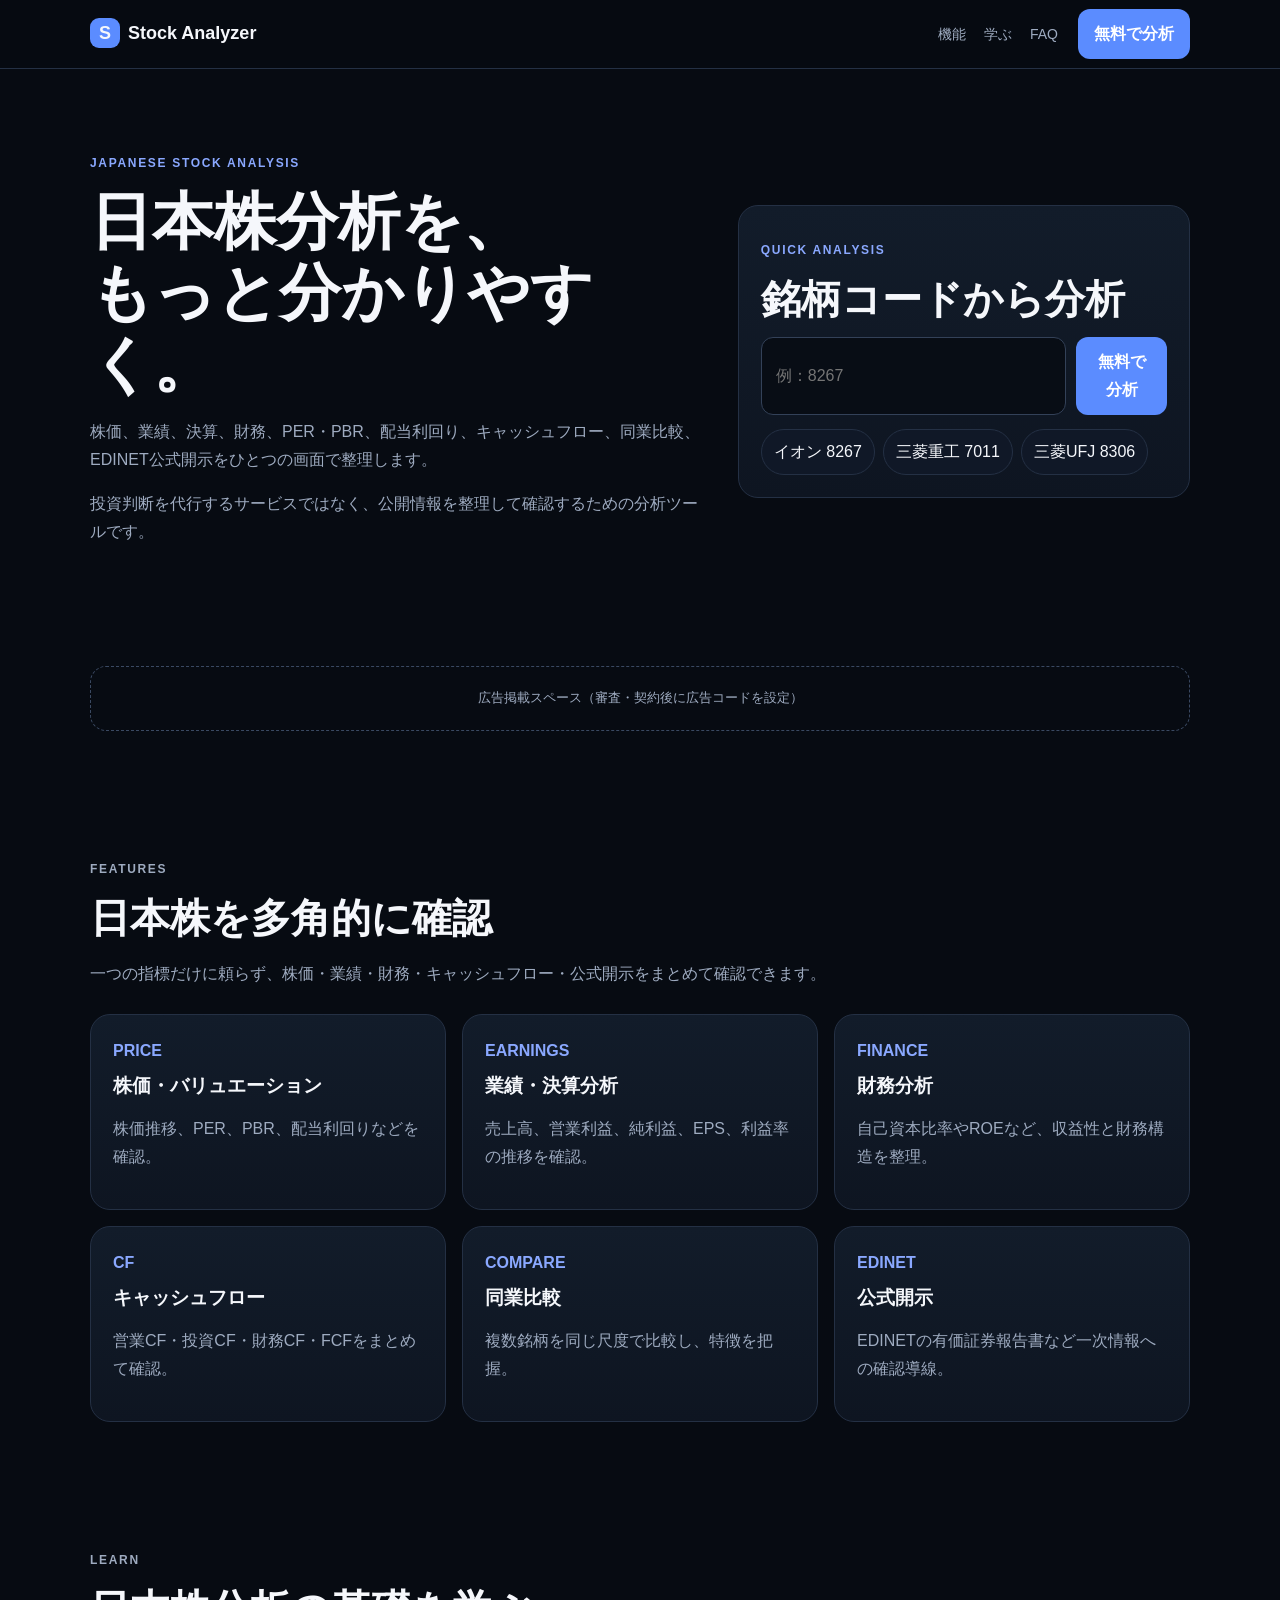
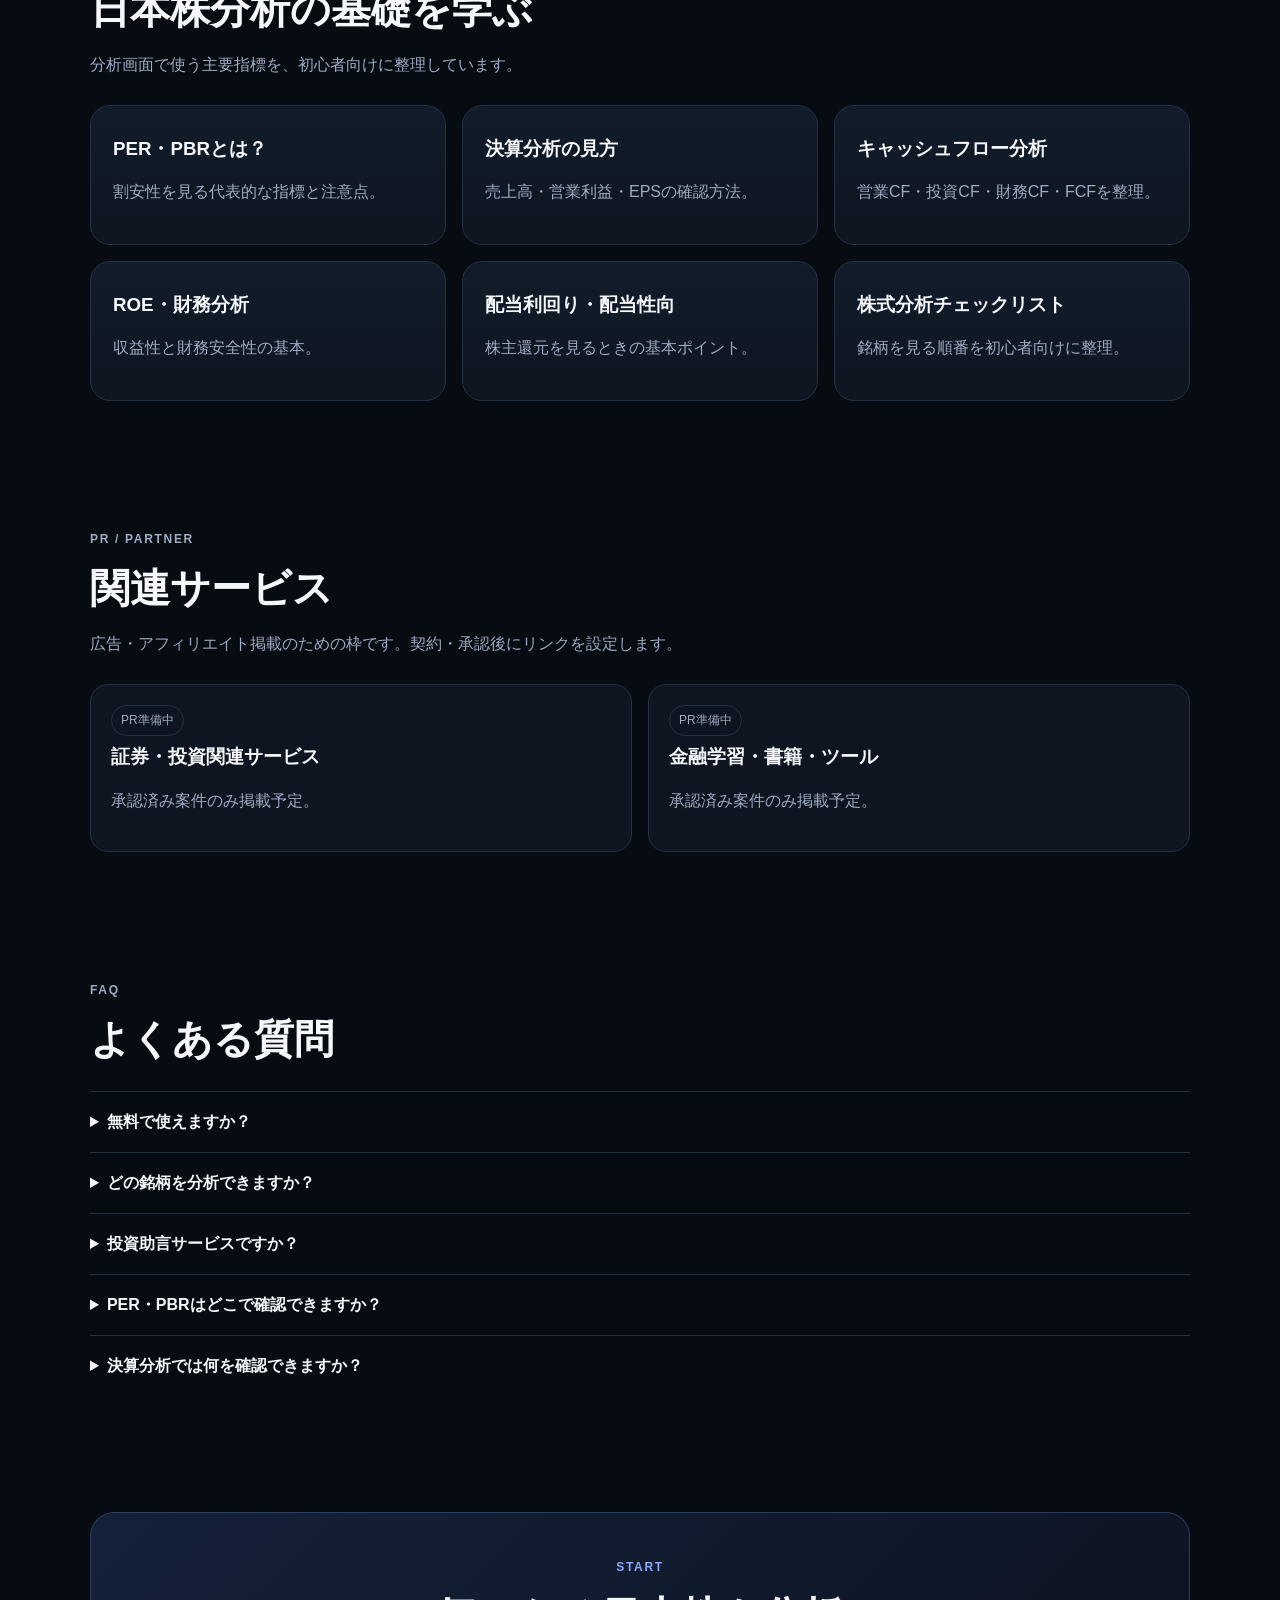
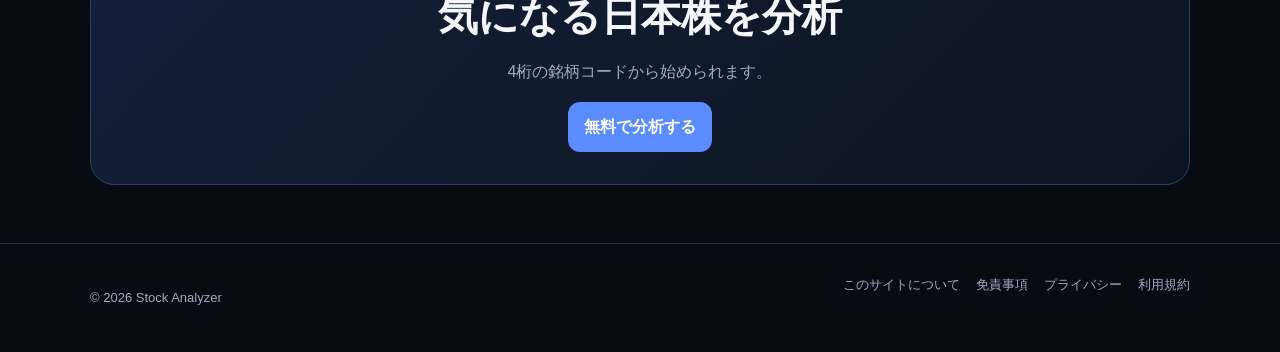
<file: index.html>
<!doctype html><html lang="ja"><head>
<meta charset="utf-8">
<meta name="viewport" content="width=device-width,initial-scale=1">
<meta name="description" content="日本株の株価分析、決算分析、財務分析、PER・PBR、配当利回り、キャッシュフロー、同業比較、EDINET公式開示をスマホで見やすく確認できる無料の株式分析ツール。">
<meta name="robots" content="index,follow">
<link rel="canonical" href="https://firemoney-bit.github.io/-stock-analyzer-site/">
<meta property="og:type" content="website">
<meta property="og:title" content="日本株分析・決算分析・財務分析ツール｜Stock Analyzer">
<meta property="og:description" content="日本株の株価分析、決算分析、財務分析、PER・PBR、配当利回り、キャッシュフロー、同業比較、EDINET公式開示をスマホで見やすく確認できる無料の株式分析ツール。">
<meta property="og:url" content="https://firemoney-bit.github.io/-stock-analyzer-site/">
<meta name="twitter:card" content="summary">
<title>日本株分析・決算分析・財務分析ツール｜Stock Analyzer</title>
<link rel="stylesheet" href="style.css">
<link rel="manifest" href="site.webmanifest">
<meta name="theme-color" content="#070b12">

<script async src="https://www.googletagmanager.com/gtag/js?id=G-182X6PKP1R"></script>
<script>
window.dataLayer = window.dataLayer || [];
function gtag(){dataLayer.push(arguments);}
gtag('js', new Date());
gtag('config', 'G-182X6PKP1R');
</script>

<script type="application/ld+json">{"@context": "https://schema.org", "@type": "WebApplication", "name": "日本株分析・決算分析・財務分析ツール｜Stock Analyzer", "url": "https://firemoney-bit.github.io/-stock-analyzer-site/", "description": "日本株の株価分析、決算分析、財務分析、PER・PBR、配当利回り、キャッシュフロー、同業比較、EDINET公式開示をスマホで見やすく確認できる無料の株式分析ツール。", "applicationCategory": "FinanceApplication", "operatingSystem": "Web", "offers": {"@type": "Offer", "price": "0", "priceCurrency": "JPY"}}</script>
</head><body>

<header class="site-header">
  <div class="container header-inner">
    <a class="brand" href="index.html"><span class="brand-mark">S</span>Stock Analyzer</a>
    <nav class="desktop-nav">
      <a href="index.html#features">機能</a>
      <a href="index.html#learn">学ぶ</a>
      <a href="index.html#faq">FAQ</a>
    </nav>
    <a class="header-cta track-link" data-label="header_analysis" href="https://firemoney-bit-stock-analyzer-app-8zaeie.streamlit.app/">無料で分析</a>
  </div>
</header>

<main>
<section class="hero">
  <div class="container hero-grid">
    <div>
      <p class="eyebrow">JAPANESE STOCK ANALYSIS</p>
      <h1>日本株分析を、<br>もっと分かりやすく。</h1>
      <p class="hero-copy">株価、業績、決算、財務、PER・PBR、配当利回り、キャッシュフロー、同業比較、EDINET公式開示をひとつの画面で整理します。</p>
      <p class="muted">投資判断を代行するサービスではなく、公開情報を整理して確認するための分析ツールです。</p>
    </div>
    <div class="search-card">
      <p class="eyebrow">QUICK ANALYSIS</p>
      <h2>銘柄コードから分析</h2>
      <form id="stock-search-form" class="stock-search">
        <input id="stock-code" inputmode="numeric" maxlength="4" placeholder="例：8267" aria-label="4桁の銘柄コード">
        <button class="search-button" type="submit">無料で分析</button>
      </form>
      <div class="quick-links">
        <button class="quick-code" data-code="8267">イオン 8267</button>
        <button class="quick-code" data-code="7011">三菱重工 7011</button>
        <button class="quick-code" data-code="8306">三菱UFJ 8306</button>
      </div>
    </div>
  </div>
</section>

<section class="section"><div class="container"><div class="ad-slot">広告掲載スペース（審査・契約後に広告コードを設定）</div></div></section>

<section class="section" id="features">
  <div class="container">
    <div class="section-heading"><p class="eyebrow">FEATURES</p><h2>日本株を多角的に確認</h2><p>一つの指標だけに頼らず、株価・業績・財務・キャッシュフロー・公式開示をまとめて確認できます。</p></div>
    <div class="feature-grid">
      <article class="feature-card"><span>PRICE</span><h3>株価・バリュエーション</h3><p>株価推移、PER、PBR、配当利回りなどを確認。</p></article>
      <article class="feature-card"><span>EARNINGS</span><h3>業績・決算分析</h3><p>売上高、営業利益、純利益、EPS、利益率の推移を確認。</p></article>
      <article class="feature-card"><span>FINANCE</span><h3>財務分析</h3><p>自己資本比率やROEなど、収益性と財務構造を整理。</p></article>
      <article class="feature-card"><span>CF</span><h3>キャッシュフロー</h3><p>営業CF・投資CF・財務CF・FCFをまとめて確認。</p></article>
      <article class="feature-card"><span>COMPARE</span><h3>同業比較</h3><p>複数銘柄を同じ尺度で比較し、特徴を把握。</p></article>
      <article class="feature-card"><span>EDINET</span><h3>公式開示</h3><p>EDINETの有価証券報告書など一次情報への確認導線。</p></article>
    </div>
  </div>
</section>

<section class="section" id="learn">
  <div class="container">
    <div class="section-heading"><p class="eyebrow">LEARN</p><h2>日本株分析の基礎を学ぶ</h2><p>分析画面で使う主要指標を、初心者向けに整理しています。</p></div>
    <div class="article-grid">
      <a class="article-card" href="per-pbr.html"><h3>PER・PBRとは？</h3><p>割安性を見る代表的な指標と注意点。</p></a>
      <a class="article-card" href="earnings-analysis.html"><h3>決算分析の見方</h3><p>売上高・営業利益・EPSの確認方法。</p></a>
      <a class="article-card" href="cash-flow.html"><h3>キャッシュフロー分析</h3><p>営業CF・投資CF・財務CF・FCFを整理。</p></a>
      <a class="article-card" href="roe-financial-analysis.html"><h3>ROE・財務分析</h3><p>収益性と財務安全性の基本。</p></a>
      <a class="article-card" href="dividend-analysis.html"><h3>配当利回り・配当性向</h3><p>株主還元を見るときの基本ポイント。</p></a>
      <a class="article-card" href="stock-analysis-checklist.html"><h3>株式分析チェックリスト</h3><p>銘柄を見る順番を初心者向けに整理。</p></a>
    </div>
  </div>
</section>

<section class="section">
  <div class="container">
    <div class="section-heading"><p class="eyebrow">PR / PARTNER</p><h2>関連サービス</h2><p>広告・アフィリエイト掲載のための枠です。契約・承認後にリンクを設定します。</p></div>
    <div class="pr-grid">
      <div class="pr-card"><span class="badge">PR準備中</span><h3>証券・投資関連サービス</h3><p class="muted">承認済み案件のみ掲載予定。</p></div>
      <div class="pr-card"><span class="badge">PR準備中</span><h3>金融学習・書籍・ツール</h3><p class="muted">承認済み案件のみ掲載予定。</p></div>
    </div>
  </div>
</section>

<section class="section" id="faq">
  <div class="container">
    <div class="section-heading"><p class="eyebrow">FAQ</p><h2>よくある質問</h2></div>
    <div class="faq-list">
      <details><summary>無料で使えますか？</summary><p>現在の公開機能は無料で利用できます。将来の機能追加や有料プランについては内容が確定した時点で案内します。</p></details>
      <details><summary>どの銘柄を分析できますか？</summary><p>4桁の日本株銘柄コードを入力して分析します。データ取得状況により一部項目が表示できない場合があります。</p></details>
      <details><summary>投資助言サービスですか？</summary><p>いいえ。公開情報を整理して確認するための情報提供ツールです。特定銘柄の売買を推奨・保証するものではありません。</p></details>
      <details><summary>PER・PBRはどこで確認できますか？</summary><p>銘柄コードを入力すると、取得できる範囲でPER・PBRなどの主要指標を確認できます。</p></details>
      <details><summary>決算分析では何を確認できますか？</summary><p>売上高、営業利益、純利益、EPS、利益率などの推移を確認できます。</p></details>
    </div>
  </div>
</section>

<section class="cta-section"><div class="container"><div class="cta-box"><p class="eyebrow">START</p><h2>気になる日本株を分析</h2><p class="muted">4桁の銘柄コードから始められます。</p><a class="primary-button track-link" data-label="bottom_analysis" href="https://firemoney-bit-stock-analyzer-app-8zaeie.streamlit.app/">無料で分析する</a></div></div></section>
</main>

<footer class="site-footer">
  <div class="container footer-inner">
    <p>© 2026 Stock Analyzer</p>
    <a href="about.html">このサイトについて</a>
    <a href="disclaimer.html">免責事項</a>
    <a href="privacy.html">プライバシー</a>
    <a href="terms.html">利用規約</a>
  </div>
</footer>

<script src="script.js"></script>
</body></html>
</file>
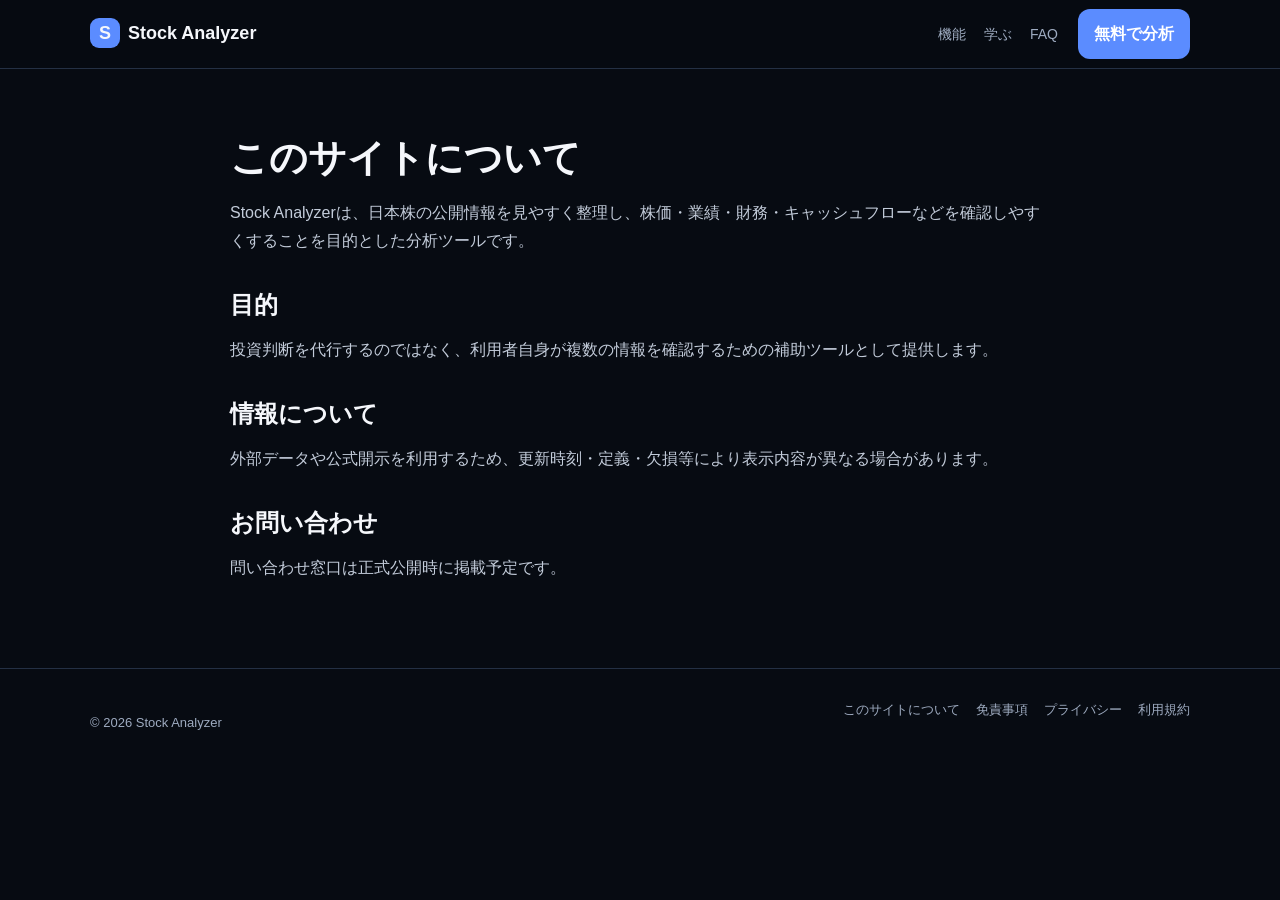
<file: about.html>
<!doctype html><html lang="ja"><head><meta charset="utf-8">
<meta name="viewport" content="width=device-width,initial-scale=1">
<meta name="description" content="Stock Analyzerの目的、提供機能、情報の考え方について説明します。">
<meta name="robots" content="index,follow">
<link rel="canonical" href="https://firemoney-bit.github.io/-stock-analyzer-site/about.html">
<meta property="og:type" content="website">
<meta property="og:title" content="このサイトについて｜Stock Analyzer">
<meta property="og:description" content="Stock Analyzerの目的、提供機能、情報の考え方について説明します。">
<meta property="og:url" content="https://firemoney-bit.github.io/-stock-analyzer-site/about.html">
<meta name="twitter:card" content="summary">
<title>このサイトについて｜Stock Analyzer</title>
<link rel="stylesheet" href="style.css">
<link rel="manifest" href="site.webmanifest">
<meta name="theme-color" content="#070b12">

<script async src="https://www.googletagmanager.com/gtag/js?id=G-182X6PKP1R"></script>
<script>
window.dataLayer = window.dataLayer || [];
function gtag(){dataLayer.push(arguments);}
gtag('js', new Date());
gtag('config', 'G-182X6PKP1R');
</script>

<script type="application/ld+json">{"@context": "https://schema.org", "@type": "WebPage", "name": "このサイトについて｜Stock Analyzer", "url": "https://firemoney-bit.github.io/-stock-analyzer-site/about.html", "description": "Stock Analyzerの目的、提供機能、情報の考え方について説明します。"}</script></head>
<body>
<header class="site-header">
  <div class="container header-inner">
    <a class="brand" href="index.html"><span class="brand-mark">S</span>Stock Analyzer</a>
    <nav class="desktop-nav">
      <a href="index.html#features">機能</a>
      <a href="index.html#learn">学ぶ</a>
      <a href="index.html#faq">FAQ</a>
    </nav>
    <a class="header-cta track-link" data-label="header_analysis" href="https://firemoney-bit-stock-analyzer-app-8zaeie.streamlit.app/">無料で分析</a>
  </div>
</header>
<main><div class="container legal-wrap"><h1>このサイトについて</h1>
<p>Stock Analyzerは、日本株の公開情報を見やすく整理し、株価・業績・財務・キャッシュフローなどを確認しやすくすることを目的とした分析ツールです。</p>
<h2>目的</h2><p>投資判断を代行するのではなく、利用者自身が複数の情報を確認するための補助ツールとして提供します。</p>
<h2>情報について</h2><p>外部データや公式開示を利用するため、更新時刻・定義・欠損等により表示内容が異なる場合があります。</p>
<h2>お問い合わせ</h2><p>問い合わせ窓口は正式公開時に掲載予定です。</p>
</div></main>
<footer class="site-footer">
  <div class="container footer-inner">
    <p>© 2026 Stock Analyzer</p>
    <a href="about.html">このサイトについて</a>
    <a href="disclaimer.html">免責事項</a>
    <a href="privacy.html">プライバシー</a>
    <a href="terms.html">利用規約</a>
  </div>
</footer>
</body></html>
</file>
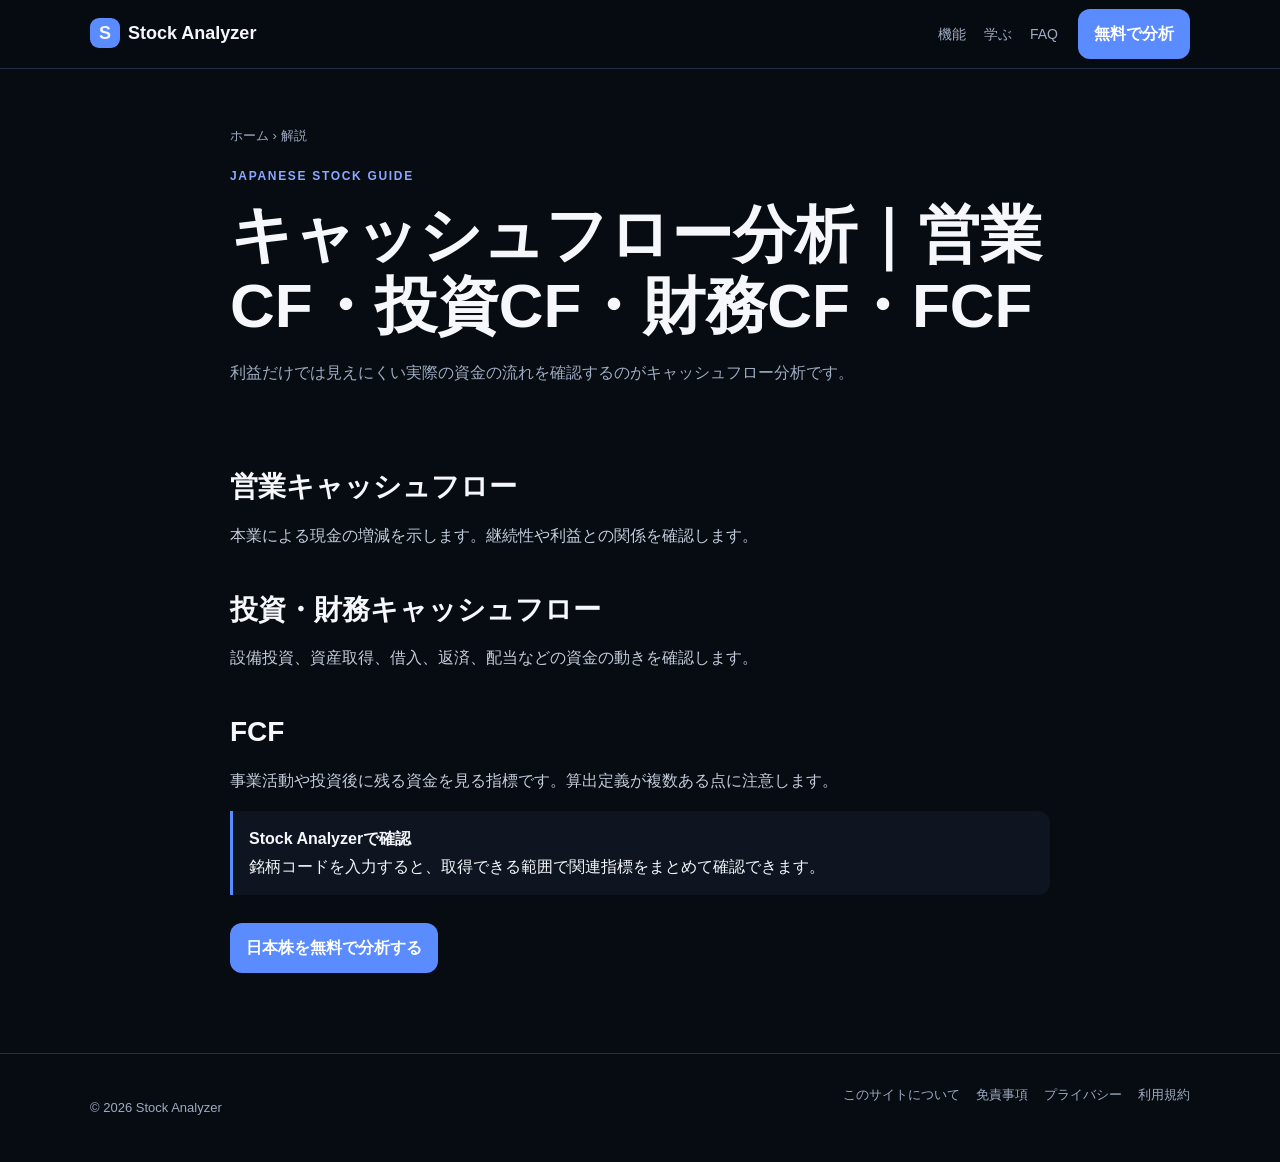
<file: cash-flow.html>
<!doctype html><html lang="ja"><head>
<meta charset="utf-8">
<meta name="viewport" content="width=device-width,initial-scale=1">
<meta name="description" content="営業キャッシュフロー、投資キャッシュフロー、財務キャッシュフロー、フリーキャッシュフロー（FCF）の基本的な見方を解説します。">
<meta name="robots" content="index,follow">
<link rel="canonical" href="https://firemoney-bit.github.io/-stock-analyzer-site/cash-flow.html">
<meta property="og:type" content="website">
<meta property="og:title" content="キャッシュフロー分析｜営業CF・投資CF・財務CF・FCF｜Stock Analyzer">
<meta property="og:description" content="営業キャッシュフロー、投資キャッシュフロー、財務キャッシュフロー、フリーキャッシュフロー（FCF）の基本的な見方を解説します。">
<meta property="og:url" content="https://firemoney-bit.github.io/-stock-analyzer-site/cash-flow.html">
<meta name="twitter:card" content="summary">
<title>キャッシュフロー分析｜営業CF・投資CF・財務CF・FCF｜Stock Analyzer</title>
<link rel="stylesheet" href="style.css">
<link rel="manifest" href="site.webmanifest">
<meta name="theme-color" content="#070b12">

<script async src="https://www.googletagmanager.com/gtag/js?id=G-182X6PKP1R"></script>
<script>
window.dataLayer = window.dataLayer || [];
function gtag(){dataLayer.push(arguments);}
gtag('js', new Date());
gtag('config', 'G-182X6PKP1R');
</script>

<script type="application/ld+json">{"@context": "https://schema.org", "@type": "WebPage", "name": "キャッシュフロー分析｜営業CF・投資CF・財務CF・FCF｜Stock Analyzer", "url": "https://firemoney-bit.github.io/-stock-analyzer-site/cash-flow.html", "description": "営業キャッシュフロー、投資キャッシュフロー、財務キャッシュフロー、フリーキャッシュフロー（FCF）の基本的な見方を解説します。"}</script>
</head><body>
<header class="site-header">
  <div class="container header-inner">
    <a class="brand" href="index.html"><span class="brand-mark">S</span>Stock Analyzer</a>
    <nav class="desktop-nav">
      <a href="index.html#features">機能</a>
      <a href="index.html#learn">学ぶ</a>
      <a href="index.html#faq">FAQ</a>
    </nav>
    <a class="header-cta track-link" data-label="header_analysis" href="https://firemoney-bit-stock-analyzer-app-8zaeie.streamlit.app/">無料で分析</a>
  </div>
</header>

<main><section class="article-hero"><div class="container article-wrap"><div class="breadcrumbs"><a href="index.html">ホーム</a> › 解説</div><p class="eyebrow">JAPANESE STOCK GUIDE</p><h1>キャッシュフロー分析｜営業CF・投資CF・財務CF・FCF</h1><p class="article-lead">利益だけでは見えにくい実際の資金の流れを確認するのがキャッシュフロー分析です。</p></div></section>
<section class="article-body"><div class="container article-wrap"><h2>営業キャッシュフロー</h2><p>本業による現金の増減を示します。継続性や利益との関係を確認します。</p>
<h2>投資・財務キャッシュフロー</h2><p>設備投資、資産取得、借入、返済、配当などの資金の動きを確認します。</p>
<h2>FCF</h2><p>事業活動や投資後に残る資金を見る指標です。算出定義が複数ある点に注意します。</p>
<div class="note"><strong>Stock Analyzerで確認</strong><br>銘柄コードを入力すると、取得できる範囲で関連指標をまとめて確認できます。</div>
<p style="margin-top:28px"><a class="primary-button track-link" data-label="cash-flow.html_analysis" href="https://firemoney-bit-stock-analyzer-app-8zaeie.streamlit.app/">日本株を無料で分析する</a></p>
</div></section></main>
<footer class="site-footer">
  <div class="container footer-inner">
    <p>© 2026 Stock Analyzer</p>
    <a href="about.html">このサイトについて</a>
    <a href="disclaimer.html">免責事項</a>
    <a href="privacy.html">プライバシー</a>
    <a href="terms.html">利用規約</a>
  </div>
</footer>
<script src="script.js"></script></body></html>
</file>
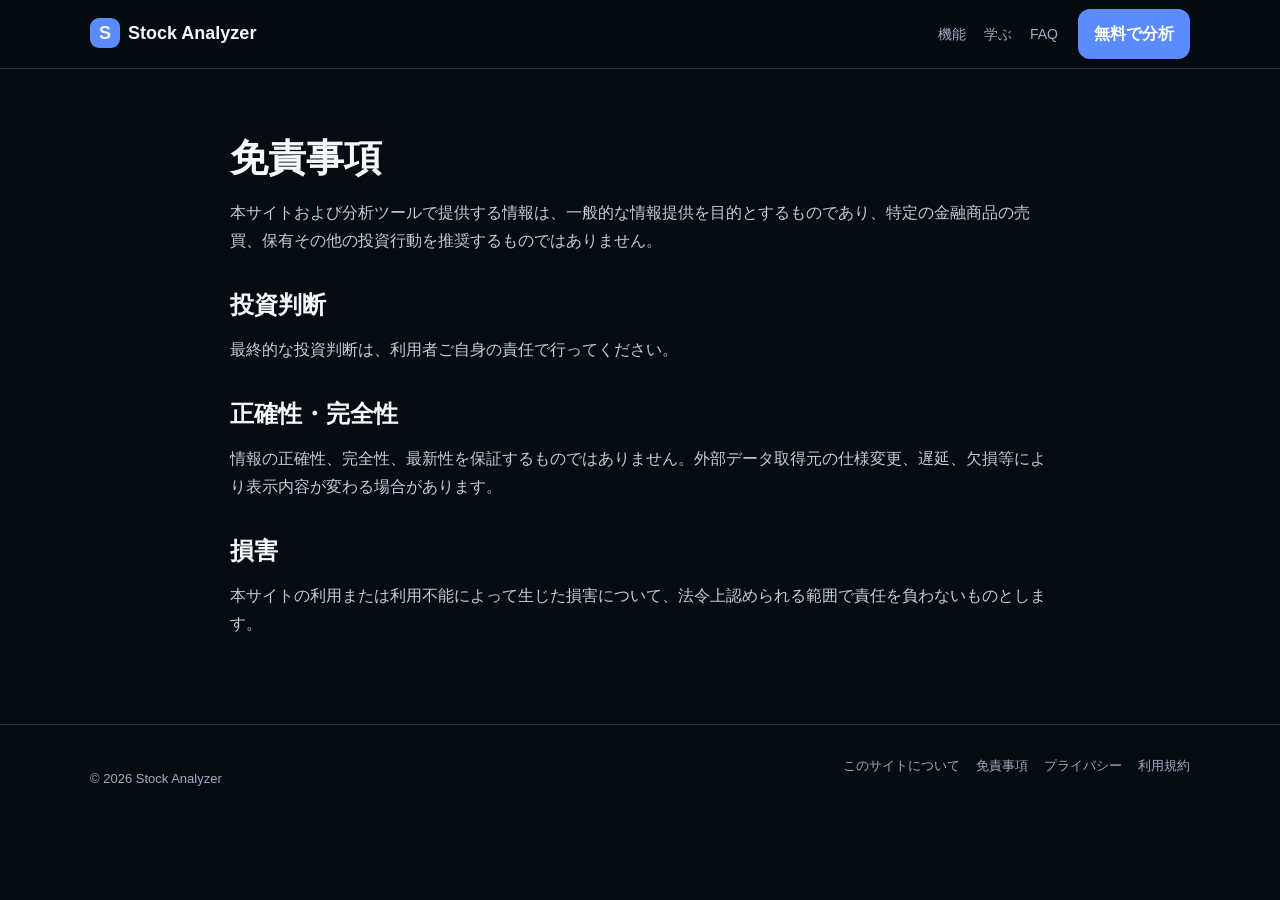
<file: disclaimer.html>
<!doctype html><html lang="ja"><head><meta charset="utf-8">
<meta name="viewport" content="width=device-width,initial-scale=1">
<meta name="description" content="Stock Analyzerの情報利用、投資判断、データの正確性に関する免責事項です。">
<meta name="robots" content="index,follow">
<link rel="canonical" href="https://firemoney-bit.github.io/-stock-analyzer-site/disclaimer.html">
<meta property="og:type" content="website">
<meta property="og:title" content="免責事項｜Stock Analyzer">
<meta property="og:description" content="Stock Analyzerの情報利用、投資判断、データの正確性に関する免責事項です。">
<meta property="og:url" content="https://firemoney-bit.github.io/-stock-analyzer-site/disclaimer.html">
<meta name="twitter:card" content="summary">
<title>免責事項｜Stock Analyzer</title>
<link rel="stylesheet" href="style.css">
<link rel="manifest" href="site.webmanifest">
<meta name="theme-color" content="#070b12">

<script async src="https://www.googletagmanager.com/gtag/js?id=G-182X6PKP1R"></script>
<script>
window.dataLayer = window.dataLayer || [];
function gtag(){dataLayer.push(arguments);}
gtag('js', new Date());
gtag('config', 'G-182X6PKP1R');
</script>

<script type="application/ld+json">{"@context": "https://schema.org", "@type": "WebPage", "name": "免責事項｜Stock Analyzer", "url": "https://firemoney-bit.github.io/-stock-analyzer-site/disclaimer.html", "description": "Stock Analyzerの情報利用、投資判断、データの正確性に関する免責事項です。"}</script></head>
<body>
<header class="site-header">
  <div class="container header-inner">
    <a class="brand" href="index.html"><span class="brand-mark">S</span>Stock Analyzer</a>
    <nav class="desktop-nav">
      <a href="index.html#features">機能</a>
      <a href="index.html#learn">学ぶ</a>
      <a href="index.html#faq">FAQ</a>
    </nav>
    <a class="header-cta track-link" data-label="header_analysis" href="https://firemoney-bit-stock-analyzer-app-8zaeie.streamlit.app/">無料で分析</a>
  </div>
</header>
<main><div class="container legal-wrap"><h1>免責事項</h1>
<p>本サイトおよび分析ツールで提供する情報は、一般的な情報提供を目的とするものであり、特定の金融商品の売買、保有その他の投資行動を推奨するものではありません。</p>
<h2>投資判断</h2><p>最終的な投資判断は、利用者ご自身の責任で行ってください。</p>
<h2>正確性・完全性</h2><p>情報の正確性、完全性、最新性を保証するものではありません。外部データ取得元の仕様変更、遅延、欠損等により表示内容が変わる場合があります。</p>
<h2>損害</h2><p>本サイトの利用または利用不能によって生じた損害について、法令上認められる範囲で責任を負わないものとします。</p>
</div></main>
<footer class="site-footer">
  <div class="container footer-inner">
    <p>© 2026 Stock Analyzer</p>
    <a href="about.html">このサイトについて</a>
    <a href="disclaimer.html">免責事項</a>
    <a href="privacy.html">プライバシー</a>
    <a href="terms.html">利用規約</a>
  </div>
</footer>
</body></html>
</file>
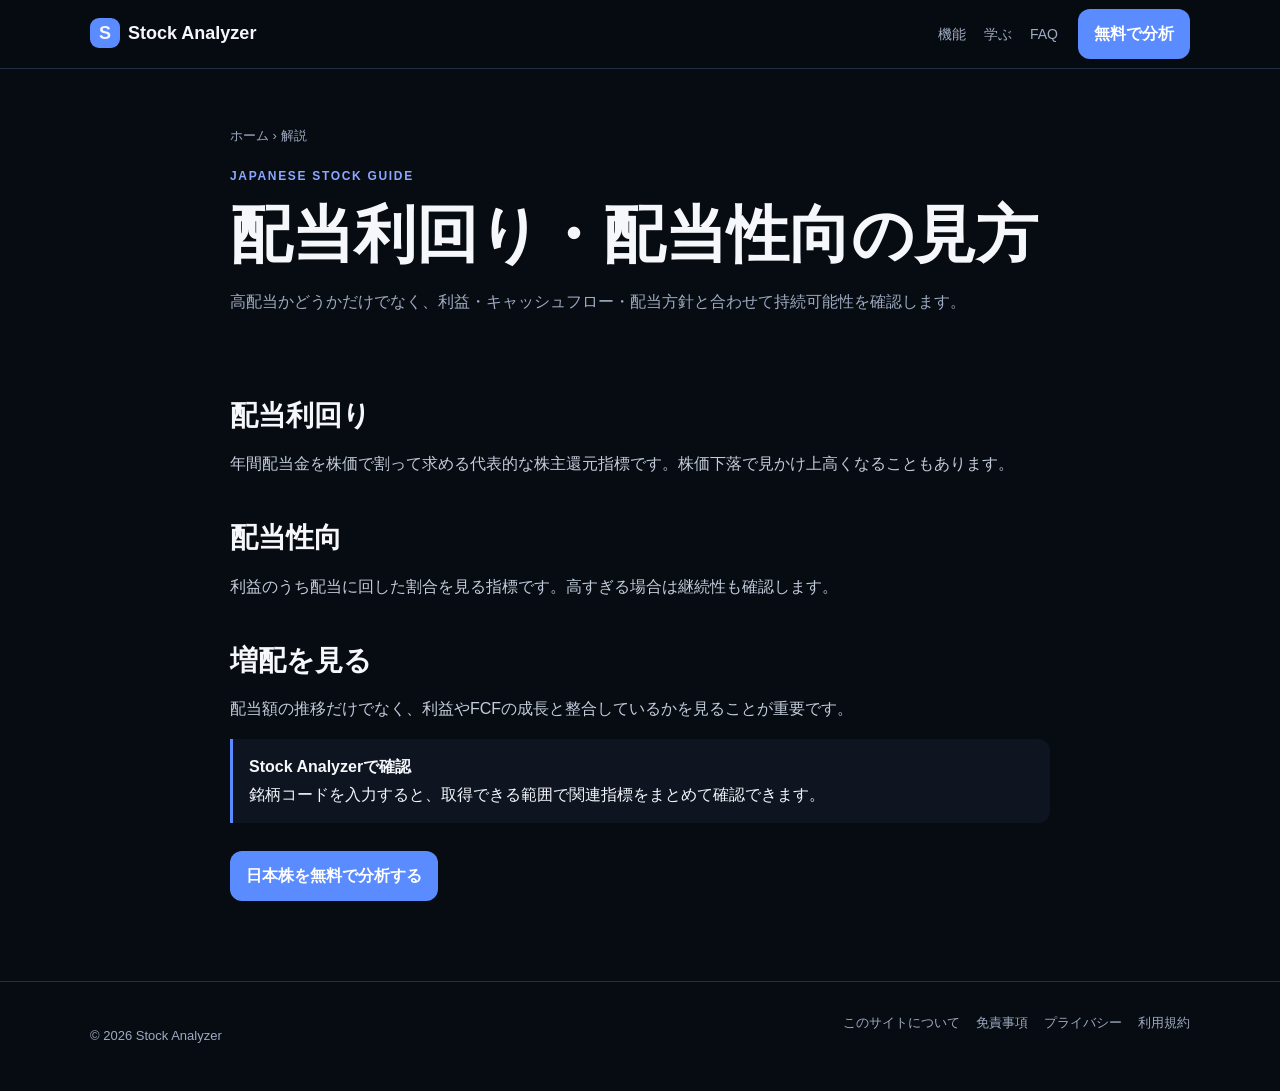
<file: dividend-analysis.html>
<!doctype html><html lang="ja"><head>
<meta charset="utf-8">
<meta name="viewport" content="width=device-width,initial-scale=1">
<meta name="description" content="日本株の配当利回り、配当性向、増配の見方と注意点を初心者向けに解説します。">
<meta name="robots" content="index,follow">
<link rel="canonical" href="https://firemoney-bit.github.io/-stock-analyzer-site/dividend-analysis.html">
<meta property="og:type" content="website">
<meta property="og:title" content="配当利回り・配当性向の見方｜Stock Analyzer">
<meta property="og:description" content="日本株の配当利回り、配当性向、増配の見方と注意点を初心者向けに解説します。">
<meta property="og:url" content="https://firemoney-bit.github.io/-stock-analyzer-site/dividend-analysis.html">
<meta name="twitter:card" content="summary">
<title>配当利回り・配当性向の見方｜Stock Analyzer</title>
<link rel="stylesheet" href="style.css">
<link rel="manifest" href="site.webmanifest">
<meta name="theme-color" content="#070b12">

<script async src="https://www.googletagmanager.com/gtag/js?id=G-182X6PKP1R"></script>
<script>
window.dataLayer = window.dataLayer || [];
function gtag(){dataLayer.push(arguments);}
gtag('js', new Date());
gtag('config', 'G-182X6PKP1R');
</script>

<script type="application/ld+json">{"@context": "https://schema.org", "@type": "WebPage", "name": "配当利回り・配当性向の見方｜Stock Analyzer", "url": "https://firemoney-bit.github.io/-stock-analyzer-site/dividend-analysis.html", "description": "日本株の配当利回り、配当性向、増配の見方と注意点を初心者向けに解説します。"}</script>
</head><body>
<header class="site-header">
  <div class="container header-inner">
    <a class="brand" href="index.html"><span class="brand-mark">S</span>Stock Analyzer</a>
    <nav class="desktop-nav">
      <a href="index.html#features">機能</a>
      <a href="index.html#learn">学ぶ</a>
      <a href="index.html#faq">FAQ</a>
    </nav>
    <a class="header-cta track-link" data-label="header_analysis" href="https://firemoney-bit-stock-analyzer-app-8zaeie.streamlit.app/">無料で分析</a>
  </div>
</header>

<main><section class="article-hero"><div class="container article-wrap"><div class="breadcrumbs"><a href="index.html">ホーム</a> › 解説</div><p class="eyebrow">JAPANESE STOCK GUIDE</p><h1>配当利回り・配当性向の見方</h1><p class="article-lead">高配当かどうかだけでなく、利益・キャッシュフロー・配当方針と合わせて持続可能性を確認します。</p></div></section>
<section class="article-body"><div class="container article-wrap"><h2>配当利回り</h2><p>年間配当金を株価で割って求める代表的な株主還元指標です。株価下落で見かけ上高くなることもあります。</p>
<h2>配当性向</h2><p>利益のうち配当に回した割合を見る指標です。高すぎる場合は継続性も確認します。</p>
<h2>増配を見る</h2><p>配当額の推移だけでなく、利益やFCFの成長と整合しているかを見ることが重要です。</p>
<div class="note"><strong>Stock Analyzerで確認</strong><br>銘柄コードを入力すると、取得できる範囲で関連指標をまとめて確認できます。</div>
<p style="margin-top:28px"><a class="primary-button track-link" data-label="dividend-analysis.html_analysis" href="https://firemoney-bit-stock-analyzer-app-8zaeie.streamlit.app/">日本株を無料で分析する</a></p>
</div></section></main>
<footer class="site-footer">
  <div class="container footer-inner">
    <p>© 2026 Stock Analyzer</p>
    <a href="about.html">このサイトについて</a>
    <a href="disclaimer.html">免責事項</a>
    <a href="privacy.html">プライバシー</a>
    <a href="terms.html">利用規約</a>
  </div>
</footer>
<script src="script.js"></script></body></html>
</file>
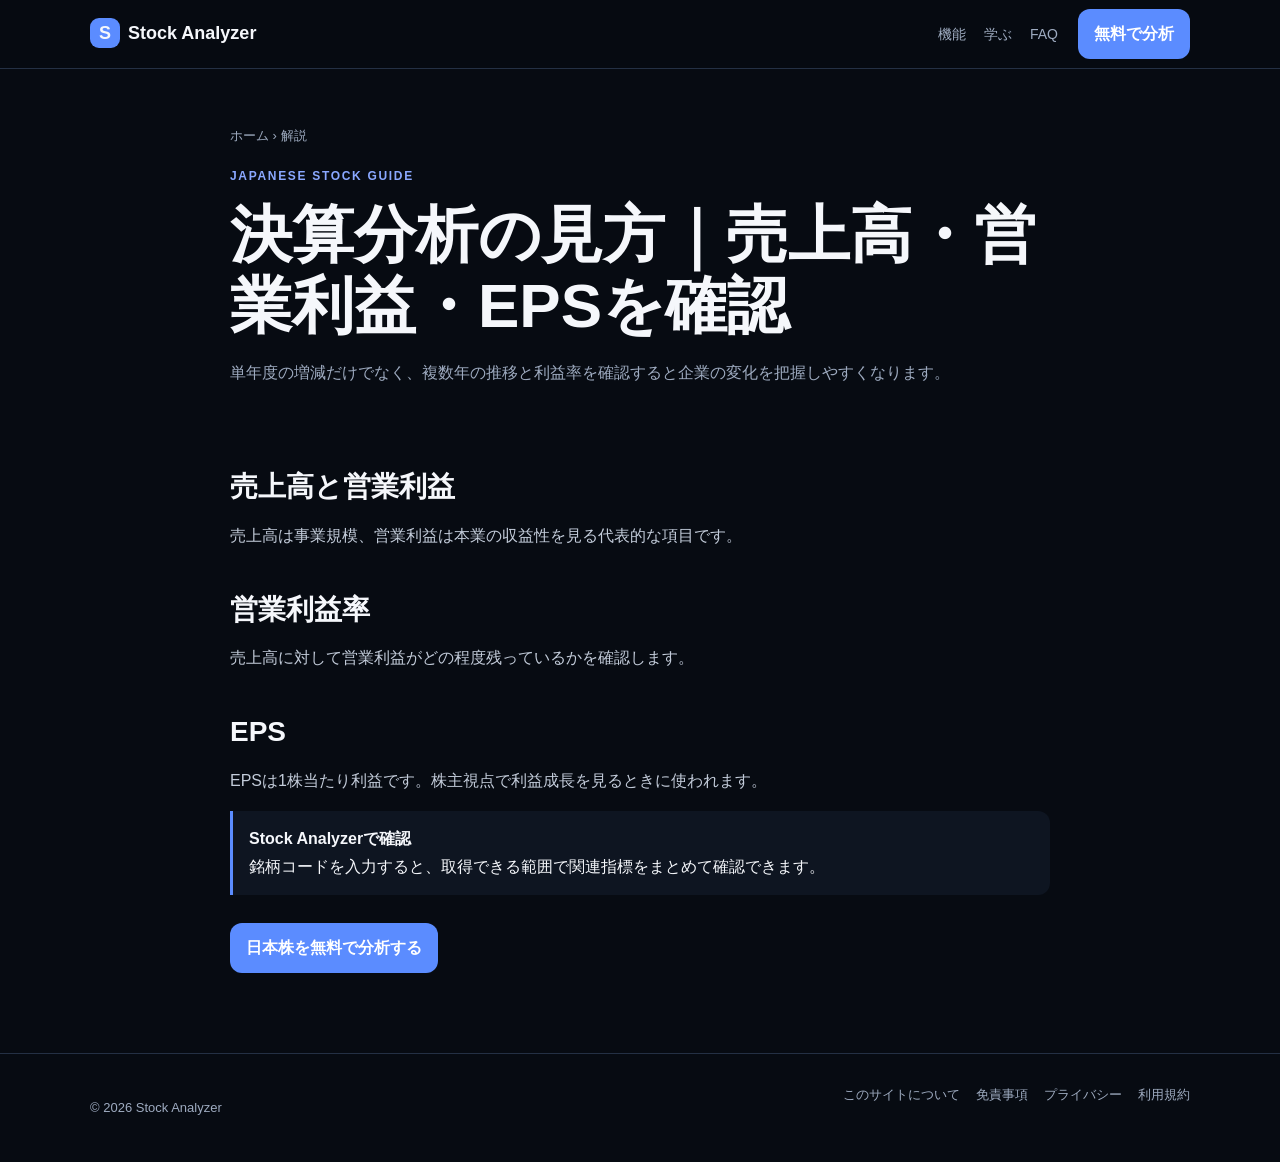
<file: earnings-analysis.html>
<!doctype html><html lang="ja"><head>
<meta charset="utf-8">
<meta name="viewport" content="width=device-width,initial-scale=1">
<meta name="description" content="日本株の決算分析で確認したい売上高、営業利益、純利益、EPS、営業利益率の見方を初心者向けに解説します。">
<meta name="robots" content="index,follow">
<link rel="canonical" href="https://firemoney-bit.github.io/-stock-analyzer-site/earnings-analysis.html">
<meta property="og:type" content="website">
<meta property="og:title" content="決算分析の見方｜売上高・営業利益・EPSを確認｜Stock Analyzer">
<meta property="og:description" content="日本株の決算分析で確認したい売上高、営業利益、純利益、EPS、営業利益率の見方を初心者向けに解説します。">
<meta property="og:url" content="https://firemoney-bit.github.io/-stock-analyzer-site/earnings-analysis.html">
<meta name="twitter:card" content="summary">
<title>決算分析の見方｜売上高・営業利益・EPSを確認｜Stock Analyzer</title>
<link rel="stylesheet" href="style.css">
<link rel="manifest" href="site.webmanifest">
<meta name="theme-color" content="#070b12">

<script async src="https://www.googletagmanager.com/gtag/js?id=G-182X6PKP1R"></script>
<script>
window.dataLayer = window.dataLayer || [];
function gtag(){dataLayer.push(arguments);}
gtag('js', new Date());
gtag('config', 'G-182X6PKP1R');
</script>

<script type="application/ld+json">{"@context": "https://schema.org", "@type": "WebPage", "name": "決算分析の見方｜売上高・営業利益・EPSを確認｜Stock Analyzer", "url": "https://firemoney-bit.github.io/-stock-analyzer-site/earnings-analysis.html", "description": "日本株の決算分析で確認したい売上高、営業利益、純利益、EPS、営業利益率の見方を初心者向けに解説します。"}</script>
</head><body>
<header class="site-header">
  <div class="container header-inner">
    <a class="brand" href="index.html"><span class="brand-mark">S</span>Stock Analyzer</a>
    <nav class="desktop-nav">
      <a href="index.html#features">機能</a>
      <a href="index.html#learn">学ぶ</a>
      <a href="index.html#faq">FAQ</a>
    </nav>
    <a class="header-cta track-link" data-label="header_analysis" href="https://firemoney-bit-stock-analyzer-app-8zaeie.streamlit.app/">無料で分析</a>
  </div>
</header>

<main><section class="article-hero"><div class="container article-wrap"><div class="breadcrumbs"><a href="index.html">ホーム</a> › 解説</div><p class="eyebrow">JAPANESE STOCK GUIDE</p><h1>決算分析の見方｜売上高・営業利益・EPSを確認</h1><p class="article-lead">単年度の増減だけでなく、複数年の推移と利益率を確認すると企業の変化を把握しやすくなります。</p></div></section>
<section class="article-body"><div class="container article-wrap"><h2>売上高と営業利益</h2><p>売上高は事業規模、営業利益は本業の収益性を見る代表的な項目です。</p>
<h2>営業利益率</h2><p>売上高に対して営業利益がどの程度残っているかを確認します。</p>
<h2>EPS</h2><p>EPSは1株当たり利益です。株主視点で利益成長を見るときに使われます。</p>
<div class="note"><strong>Stock Analyzerで確認</strong><br>銘柄コードを入力すると、取得できる範囲で関連指標をまとめて確認できます。</div>
<p style="margin-top:28px"><a class="primary-button track-link" data-label="earnings-analysis.html_analysis" href="https://firemoney-bit-stock-analyzer-app-8zaeie.streamlit.app/">日本株を無料で分析する</a></p>
</div></section></main>
<footer class="site-footer">
  <div class="container footer-inner">
    <p>© 2026 Stock Analyzer</p>
    <a href="about.html">このサイトについて</a>
    <a href="disclaimer.html">免責事項</a>
    <a href="privacy.html">プライバシー</a>
    <a href="terms.html">利用規約</a>
  </div>
</footer>
<script src="script.js"></script></body></html>
</file>
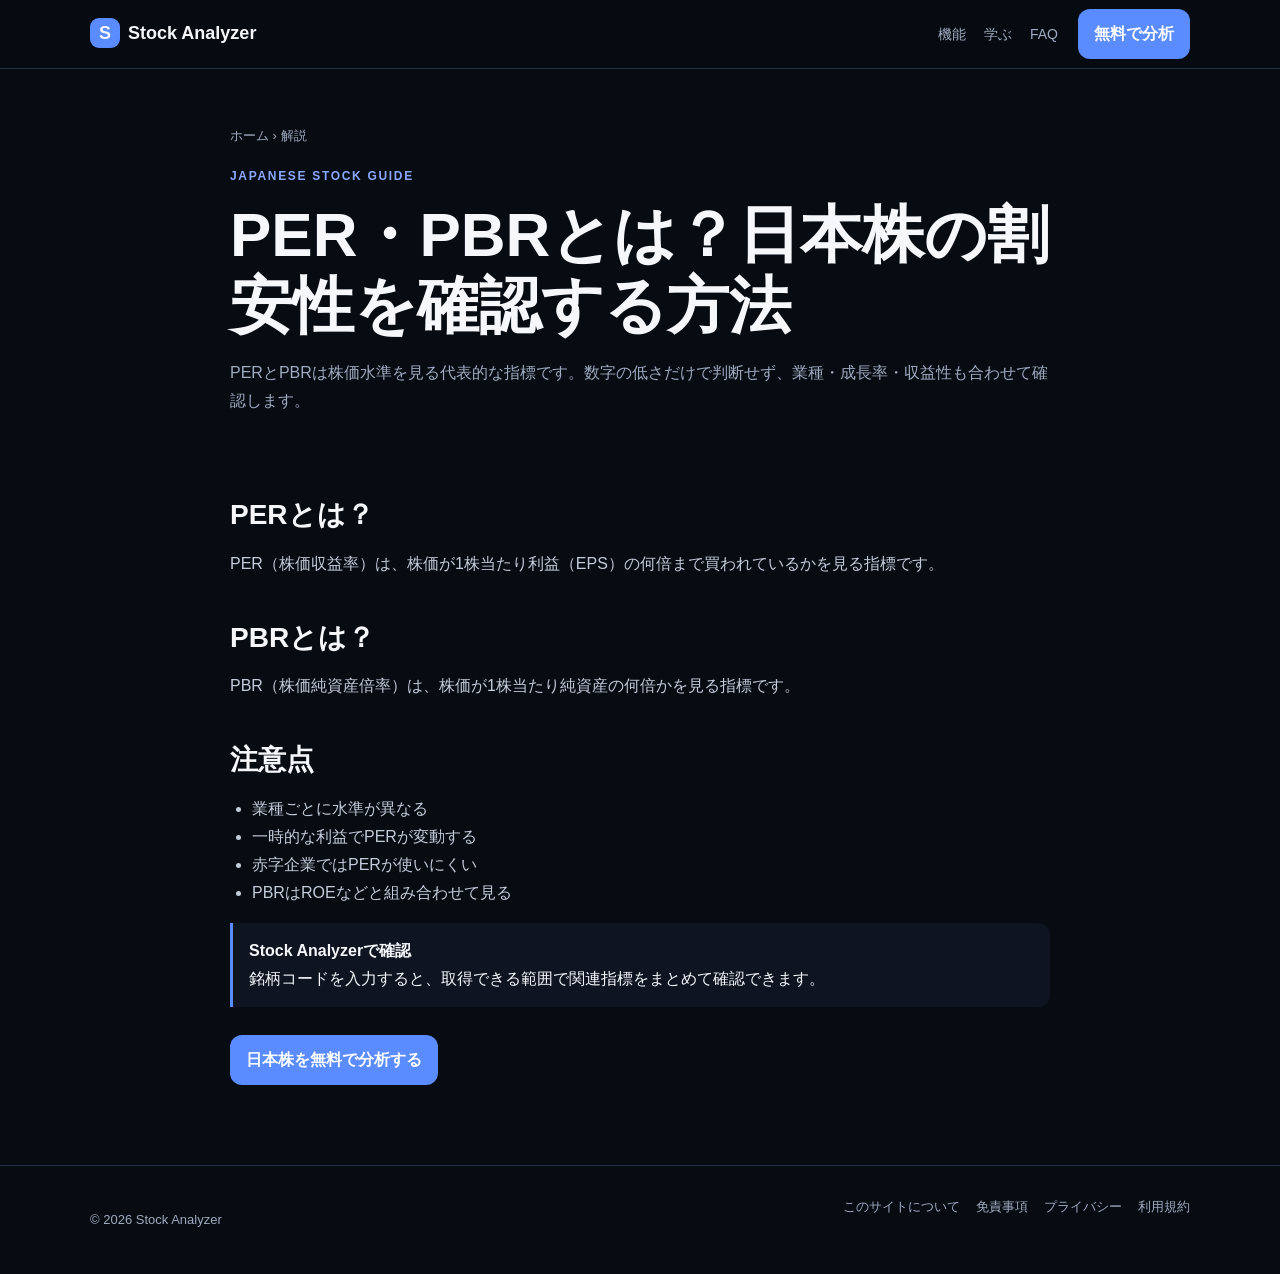
<file: per-pbr.html>
<!doctype html><html lang="ja"><head>
<meta charset="utf-8">
<meta name="viewport" content="width=device-width,initial-scale=1">
<meta name="description" content="PERとPBRの意味、見方、注意点を初心者向けに解説。日本株の割安性を同業他社や過去水準と比較するときのポイントを紹介します。">
<meta name="robots" content="index,follow">
<link rel="canonical" href="https://firemoney-bit.github.io/-stock-analyzer-site/per-pbr.html">
<meta property="og:type" content="website">
<meta property="og:title" content="PER・PBRとは？日本株の割安性を確認する方法｜Stock Analyzer">
<meta property="og:description" content="PERとPBRの意味、見方、注意点を初心者向けに解説。日本株の割安性を同業他社や過去水準と比較するときのポイントを紹介します。">
<meta property="og:url" content="https://firemoney-bit.github.io/-stock-analyzer-site/per-pbr.html">
<meta name="twitter:card" content="summary">
<title>PER・PBRとは？日本株の割安性を確認する方法｜Stock Analyzer</title>
<link rel="stylesheet" href="style.css">
<link rel="manifest" href="site.webmanifest">
<meta name="theme-color" content="#070b12">

<script async src="https://www.googletagmanager.com/gtag/js?id=G-182X6PKP1R"></script>
<script>
window.dataLayer = window.dataLayer || [];
function gtag(){dataLayer.push(arguments);}
gtag('js', new Date());
gtag('config', 'G-182X6PKP1R');
</script>

<script type="application/ld+json">{"@context": "https://schema.org", "@type": "WebPage", "name": "PER・PBRとは？日本株の割安性を確認する方法｜Stock Analyzer", "url": "https://firemoney-bit.github.io/-stock-analyzer-site/per-pbr.html", "description": "PERとPBRの意味、見方、注意点を初心者向けに解説。日本株の割安性を同業他社や過去水準と比較するときのポイントを紹介します。"}</script>
</head><body>
<header class="site-header">
  <div class="container header-inner">
    <a class="brand" href="index.html"><span class="brand-mark">S</span>Stock Analyzer</a>
    <nav class="desktop-nav">
      <a href="index.html#features">機能</a>
      <a href="index.html#learn">学ぶ</a>
      <a href="index.html#faq">FAQ</a>
    </nav>
    <a class="header-cta track-link" data-label="header_analysis" href="https://firemoney-bit-stock-analyzer-app-8zaeie.streamlit.app/">無料で分析</a>
  </div>
</header>

<main><section class="article-hero"><div class="container article-wrap"><div class="breadcrumbs"><a href="index.html">ホーム</a> › 解説</div><p class="eyebrow">JAPANESE STOCK GUIDE</p><h1>PER・PBRとは？日本株の割安性を確認する方法</h1><p class="article-lead">PERとPBRは株価水準を見る代表的な指標です。数字の低さだけで判断せず、業種・成長率・収益性も合わせて確認します。</p></div></section>
<section class="article-body"><div class="container article-wrap"><h2>PERとは？</h2><p>PER（株価収益率）は、株価が1株当たり利益（EPS）の何倍まで買われているかを見る指標です。</p>
<h2>PBRとは？</h2><p>PBR（株価純資産倍率）は、株価が1株当たり純資産の何倍かを見る指標です。</p>
<h2>注意点</h2><ul><li>業種ごとに水準が異なる</li><li>一時的な利益でPERが変動する</li><li>赤字企業ではPERが使いにくい</li><li>PBRはROEなどと組み合わせて見る</li></ul>
<div class="note"><strong>Stock Analyzerで確認</strong><br>銘柄コードを入力すると、取得できる範囲で関連指標をまとめて確認できます。</div>
<p style="margin-top:28px"><a class="primary-button track-link" data-label="per-pbr.html_analysis" href="https://firemoney-bit-stock-analyzer-app-8zaeie.streamlit.app/">日本株を無料で分析する</a></p>
</div></section></main>
<footer class="site-footer">
  <div class="container footer-inner">
    <p>© 2026 Stock Analyzer</p>
    <a href="about.html">このサイトについて</a>
    <a href="disclaimer.html">免責事項</a>
    <a href="privacy.html">プライバシー</a>
    <a href="terms.html">利用規約</a>
  </div>
</footer>
<script src="script.js"></script></body></html>
</file>
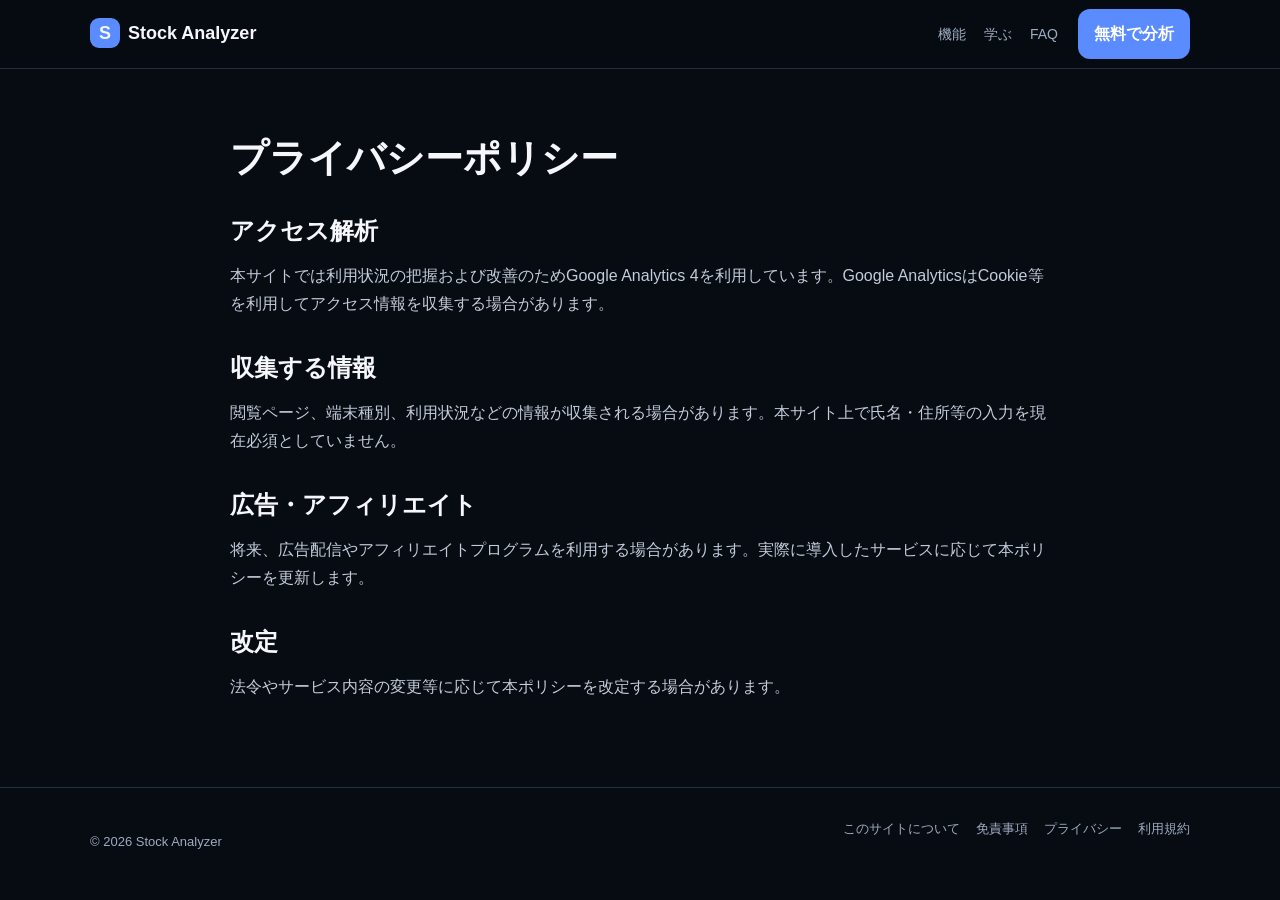
<file: privacy.html>
<!doctype html><html lang="ja"><head><meta charset="utf-8">
<meta name="viewport" content="width=device-width,initial-scale=1">
<meta name="description" content="Stock Analyzerにおけるアクセス解析、Cookie、個人情報の取り扱いについて説明します。">
<meta name="robots" content="index,follow">
<link rel="canonical" href="https://firemoney-bit.github.io/-stock-analyzer-site/privacy.html">
<meta property="og:type" content="website">
<meta property="og:title" content="プライバシーポリシー｜Stock Analyzer">
<meta property="og:description" content="Stock Analyzerにおけるアクセス解析、Cookie、個人情報の取り扱いについて説明します。">
<meta property="og:url" content="https://firemoney-bit.github.io/-stock-analyzer-site/privacy.html">
<meta name="twitter:card" content="summary">
<title>プライバシーポリシー｜Stock Analyzer</title>
<link rel="stylesheet" href="style.css">
<link rel="manifest" href="site.webmanifest">
<meta name="theme-color" content="#070b12">

<script async src="https://www.googletagmanager.com/gtag/js?id=G-182X6PKP1R"></script>
<script>
window.dataLayer = window.dataLayer || [];
function gtag(){dataLayer.push(arguments);}
gtag('js', new Date());
gtag('config', 'G-182X6PKP1R');
</script>

<script type="application/ld+json">{"@context": "https://schema.org", "@type": "WebPage", "name": "プライバシーポリシー｜Stock Analyzer", "url": "https://firemoney-bit.github.io/-stock-analyzer-site/privacy.html", "description": "Stock Analyzerにおけるアクセス解析、Cookie、個人情報の取り扱いについて説明します。"}</script></head>
<body>
<header class="site-header">
  <div class="container header-inner">
    <a class="brand" href="index.html"><span class="brand-mark">S</span>Stock Analyzer</a>
    <nav class="desktop-nav">
      <a href="index.html#features">機能</a>
      <a href="index.html#learn">学ぶ</a>
      <a href="index.html#faq">FAQ</a>
    </nav>
    <a class="header-cta track-link" data-label="header_analysis" href="https://firemoney-bit-stock-analyzer-app-8zaeie.streamlit.app/">無料で分析</a>
  </div>
</header>
<main><div class="container legal-wrap"><h1>プライバシーポリシー</h1>
<h2>アクセス解析</h2><p>本サイトでは利用状況の把握および改善のためGoogle Analytics 4を利用しています。Google AnalyticsはCookie等を利用してアクセス情報を収集する場合があります。</p>
<h2>収集する情報</h2><p>閲覧ページ、端末種別、利用状況などの情報が収集される場合があります。本サイト上で氏名・住所等の入力を現在必須としていません。</p>
<h2>広告・アフィリエイト</h2><p>将来、広告配信やアフィリエイトプログラムを利用する場合があります。実際に導入したサービスに応じて本ポリシーを更新します。</p>
<h2>改定</h2><p>法令やサービス内容の変更等に応じて本ポリシーを改定する場合があります。</p>
</div></main>
<footer class="site-footer">
  <div class="container footer-inner">
    <p>© 2026 Stock Analyzer</p>
    <a href="about.html">このサイトについて</a>
    <a href="disclaimer.html">免責事項</a>
    <a href="privacy.html">プライバシー</a>
    <a href="terms.html">利用規約</a>
  </div>
</footer>
</body></html>
</file>
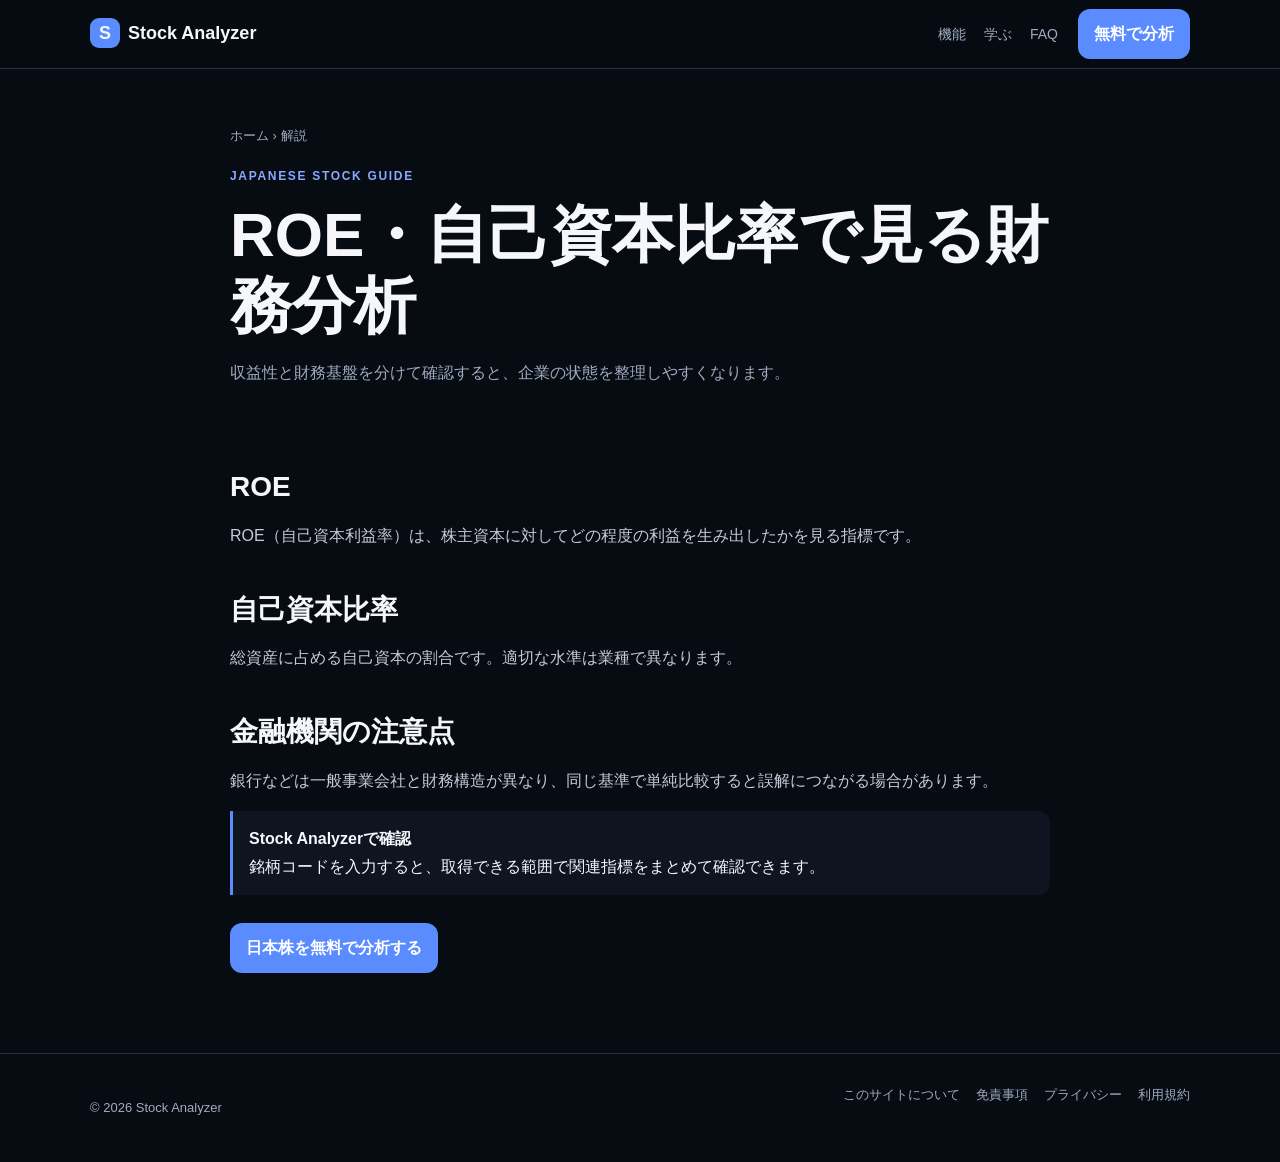
<file: roe-financial-analysis.html>
<!doctype html><html lang="ja"><head>
<meta charset="utf-8">
<meta name="viewport" content="width=device-width,initial-scale=1">
<meta name="description" content="ROE、自己資本比率、利益率など、日本株の収益性と財務安全性を確認する基本指標を初心者向けに解説します。">
<meta name="robots" content="index,follow">
<link rel="canonical" href="https://firemoney-bit.github.io/-stock-analyzer-site/roe-financial-analysis.html">
<meta property="og:type" content="website">
<meta property="og:title" content="ROE・自己資本比率で見る財務分析｜Stock Analyzer">
<meta property="og:description" content="ROE、自己資本比率、利益率など、日本株の収益性と財務安全性を確認する基本指標を初心者向けに解説します。">
<meta property="og:url" content="https://firemoney-bit.github.io/-stock-analyzer-site/roe-financial-analysis.html">
<meta name="twitter:card" content="summary">
<title>ROE・自己資本比率で見る財務分析｜Stock Analyzer</title>
<link rel="stylesheet" href="style.css">
<link rel="manifest" href="site.webmanifest">
<meta name="theme-color" content="#070b12">

<script async src="https://www.googletagmanager.com/gtag/js?id=G-182X6PKP1R"></script>
<script>
window.dataLayer = window.dataLayer || [];
function gtag(){dataLayer.push(arguments);}
gtag('js', new Date());
gtag('config', 'G-182X6PKP1R');
</script>

<script type="application/ld+json">{"@context": "https://schema.org", "@type": "WebPage", "name": "ROE・自己資本比率で見る財務分析｜Stock Analyzer", "url": "https://firemoney-bit.github.io/-stock-analyzer-site/roe-financial-analysis.html", "description": "ROE、自己資本比率、利益率など、日本株の収益性と財務安全性を確認する基本指標を初心者向けに解説します。"}</script>
</head><body>
<header class="site-header">
  <div class="container header-inner">
    <a class="brand" href="index.html"><span class="brand-mark">S</span>Stock Analyzer</a>
    <nav class="desktop-nav">
      <a href="index.html#features">機能</a>
      <a href="index.html#learn">学ぶ</a>
      <a href="index.html#faq">FAQ</a>
    </nav>
    <a class="header-cta track-link" data-label="header_analysis" href="https://firemoney-bit-stock-analyzer-app-8zaeie.streamlit.app/">無料で分析</a>
  </div>
</header>

<main><section class="article-hero"><div class="container article-wrap"><div class="breadcrumbs"><a href="index.html">ホーム</a> › 解説</div><p class="eyebrow">JAPANESE STOCK GUIDE</p><h1>ROE・自己資本比率で見る財務分析</h1><p class="article-lead">収益性と財務基盤を分けて確認すると、企業の状態を整理しやすくなります。</p></div></section>
<section class="article-body"><div class="container article-wrap"><h2>ROE</h2><p>ROE（自己資本利益率）は、株主資本に対してどの程度の利益を生み出したかを見る指標です。</p>
<h2>自己資本比率</h2><p>総資産に占める自己資本の割合です。適切な水準は業種で異なります。</p>
<h2>金融機関の注意点</h2><p>銀行などは一般事業会社と財務構造が異なり、同じ基準で単純比較すると誤解につながる場合があります。</p>
<div class="note"><strong>Stock Analyzerで確認</strong><br>銘柄コードを入力すると、取得できる範囲で関連指標をまとめて確認できます。</div>
<p style="margin-top:28px"><a class="primary-button track-link" data-label="roe-financial-analysis.html_analysis" href="https://firemoney-bit-stock-analyzer-app-8zaeie.streamlit.app/">日本株を無料で分析する</a></p>
</div></section></main>
<footer class="site-footer">
  <div class="container footer-inner">
    <p>© 2026 Stock Analyzer</p>
    <a href="about.html">このサイトについて</a>
    <a href="disclaimer.html">免責事項</a>
    <a href="privacy.html">プライバシー</a>
    <a href="terms.html">利用規約</a>
  </div>
</footer>
<script src="script.js"></script></body></html>
</file>
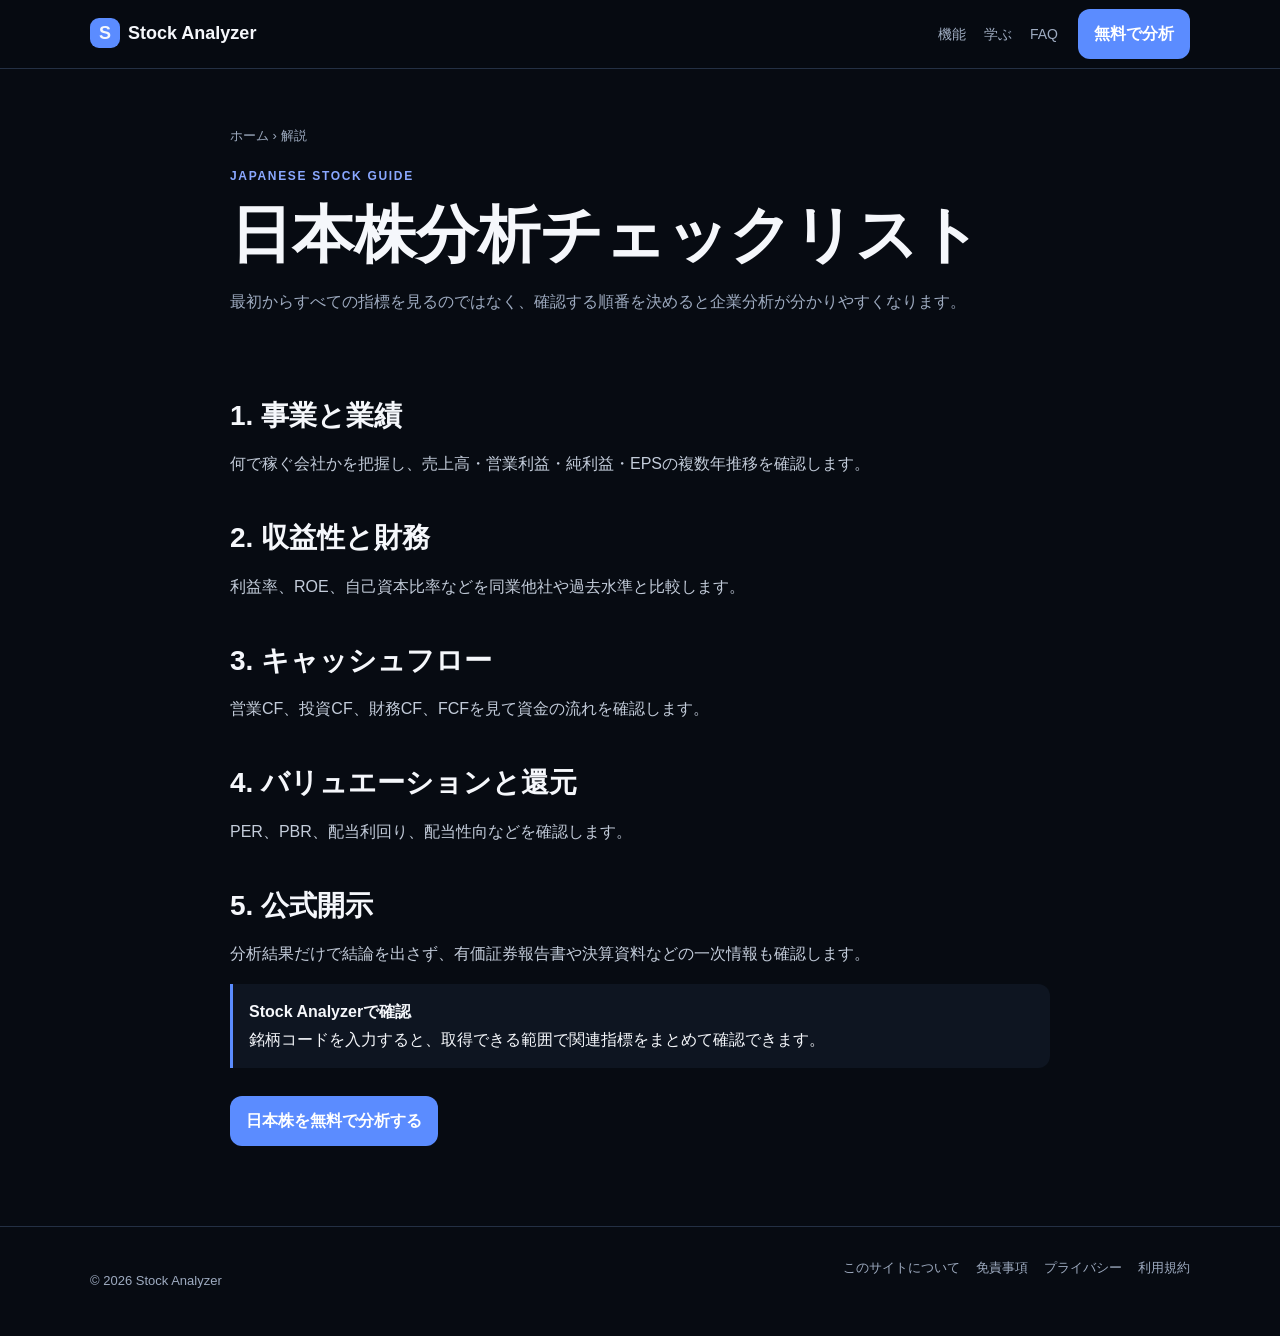
<file: stock-analysis-checklist.html>
<!doctype html><html lang="ja"><head>
<meta charset="utf-8">
<meta name="viewport" content="width=device-width,initial-scale=1">
<meta name="description" content="日本株を分析するときの確認順序を、株価、業績、財務、キャッシュフロー、配当、公式開示の観点から整理します。">
<meta name="robots" content="index,follow">
<link rel="canonical" href="https://firemoney-bit.github.io/-stock-analyzer-site/stock-analysis-checklist.html">
<meta property="og:type" content="website">
<meta property="og:title" content="日本株分析チェックリスト｜初心者向け｜Stock Analyzer">
<meta property="og:description" content="日本株を分析するときの確認順序を、株価、業績、財務、キャッシュフロー、配当、公式開示の観点から整理します。">
<meta property="og:url" content="https://firemoney-bit.github.io/-stock-analyzer-site/stock-analysis-checklist.html">
<meta name="twitter:card" content="summary">
<title>日本株分析チェックリスト｜初心者向け｜Stock Analyzer</title>
<link rel="stylesheet" href="style.css">
<link rel="manifest" href="site.webmanifest">
<meta name="theme-color" content="#070b12">

<script async src="https://www.googletagmanager.com/gtag/js?id=G-182X6PKP1R"></script>
<script>
window.dataLayer = window.dataLayer || [];
function gtag(){dataLayer.push(arguments);}
gtag('js', new Date());
gtag('config', 'G-182X6PKP1R');
</script>

<script type="application/ld+json">{"@context": "https://schema.org", "@type": "WebPage", "name": "日本株分析チェックリスト｜初心者向け｜Stock Analyzer", "url": "https://firemoney-bit.github.io/-stock-analyzer-site/stock-analysis-checklist.html", "description": "日本株を分析するときの確認順序を、株価、業績、財務、キャッシュフロー、配当、公式開示の観点から整理します。"}</script>
</head><body>
<header class="site-header">
  <div class="container header-inner">
    <a class="brand" href="index.html"><span class="brand-mark">S</span>Stock Analyzer</a>
    <nav class="desktop-nav">
      <a href="index.html#features">機能</a>
      <a href="index.html#learn">学ぶ</a>
      <a href="index.html#faq">FAQ</a>
    </nav>
    <a class="header-cta track-link" data-label="header_analysis" href="https://firemoney-bit-stock-analyzer-app-8zaeie.streamlit.app/">無料で分析</a>
  </div>
</header>

<main><section class="article-hero"><div class="container article-wrap"><div class="breadcrumbs"><a href="index.html">ホーム</a> › 解説</div><p class="eyebrow">JAPANESE STOCK GUIDE</p><h1>日本株分析チェックリスト</h1><p class="article-lead">最初からすべての指標を見るのではなく、確認する順番を決めると企業分析が分かりやすくなります。</p></div></section>
<section class="article-body"><div class="container article-wrap"><h2>1. 事業と業績</h2><p>何で稼ぐ会社かを把握し、売上高・営業利益・純利益・EPSの複数年推移を確認します。</p>
<h2>2. 収益性と財務</h2><p>利益率、ROE、自己資本比率などを同業他社や過去水準と比較します。</p>
<h2>3. キャッシュフロー</h2><p>営業CF、投資CF、財務CF、FCFを見て資金の流れを確認します。</p>
<h2>4. バリュエーションと還元</h2><p>PER、PBR、配当利回り、配当性向などを確認します。</p>
<h2>5. 公式開示</h2><p>分析結果だけで結論を出さず、有価証券報告書や決算資料などの一次情報も確認します。</p>
<div class="note"><strong>Stock Analyzerで確認</strong><br>銘柄コードを入力すると、取得できる範囲で関連指標をまとめて確認できます。</div>
<p style="margin-top:28px"><a class="primary-button track-link" data-label="stock-analysis-checklist.html_analysis" href="https://firemoney-bit-stock-analyzer-app-8zaeie.streamlit.app/">日本株を無料で分析する</a></p>
</div></section></main>
<footer class="site-footer">
  <div class="container footer-inner">
    <p>© 2026 Stock Analyzer</p>
    <a href="about.html">このサイトについて</a>
    <a href="disclaimer.html">免責事項</a>
    <a href="privacy.html">プライバシー</a>
    <a href="terms.html">利用規約</a>
  </div>
</footer>
<script src="script.js"></script></body></html>
</file>
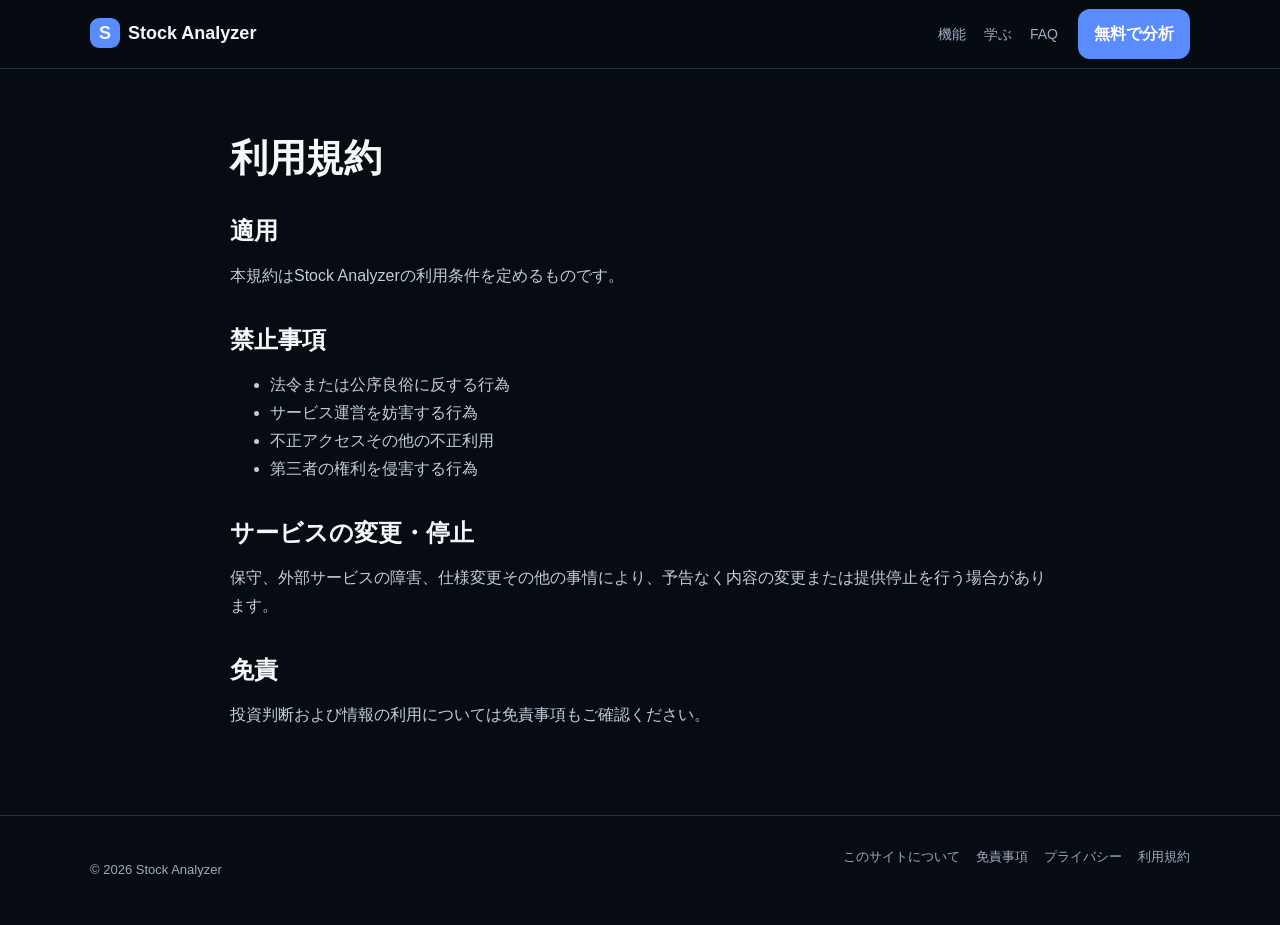
<file: terms.html>
<!doctype html><html lang="ja"><head><meta charset="utf-8">
<meta name="viewport" content="width=device-width,initial-scale=1">
<meta name="description" content="Stock Analyzerの利用条件、禁止事項、免責、サービス変更について定めます。">
<meta name="robots" content="index,follow">
<link rel="canonical" href="https://firemoney-bit.github.io/-stock-analyzer-site/terms.html">
<meta property="og:type" content="website">
<meta property="og:title" content="利用規約｜Stock Analyzer">
<meta property="og:description" content="Stock Analyzerの利用条件、禁止事項、免責、サービス変更について定めます。">
<meta property="og:url" content="https://firemoney-bit.github.io/-stock-analyzer-site/terms.html">
<meta name="twitter:card" content="summary">
<title>利用規約｜Stock Analyzer</title>
<link rel="stylesheet" href="style.css">
<link rel="manifest" href="site.webmanifest">
<meta name="theme-color" content="#070b12">

<script async src="https://www.googletagmanager.com/gtag/js?id=G-182X6PKP1R"></script>
<script>
window.dataLayer = window.dataLayer || [];
function gtag(){dataLayer.push(arguments);}
gtag('js', new Date());
gtag('config', 'G-182X6PKP1R');
</script>

<script type="application/ld+json">{"@context": "https://schema.org", "@type": "WebPage", "name": "利用規約｜Stock Analyzer", "url": "https://firemoney-bit.github.io/-stock-analyzer-site/terms.html", "description": "Stock Analyzerの利用条件、禁止事項、免責、サービス変更について定めます。"}</script></head>
<body>
<header class="site-header">
  <div class="container header-inner">
    <a class="brand" href="index.html"><span class="brand-mark">S</span>Stock Analyzer</a>
    <nav class="desktop-nav">
      <a href="index.html#features">機能</a>
      <a href="index.html#learn">学ぶ</a>
      <a href="index.html#faq">FAQ</a>
    </nav>
    <a class="header-cta track-link" data-label="header_analysis" href="https://firemoney-bit-stock-analyzer-app-8zaeie.streamlit.app/">無料で分析</a>
  </div>
</header>
<main><div class="container legal-wrap"><h1>利用規約</h1>
<h2>適用</h2><p>本規約はStock Analyzerの利用条件を定めるものです。</p>
<h2>禁止事項</h2><ul><li>法令または公序良俗に反する行為</li><li>サービス運営を妨害する行為</li><li>不正アクセスその他の不正利用</li><li>第三者の権利を侵害する行為</li></ul>
<h2>サービスの変更・停止</h2><p>保守、外部サービスの障害、仕様変更その他の事情により、予告なく内容の変更または提供停止を行う場合があります。</p>
<h2>免責</h2><p>投資判断および情報の利用については<a href="disclaimer.html">免責事項</a>もご確認ください。</p>
</div></main>
<footer class="site-footer">
  <div class="container footer-inner">
    <p>© 2026 Stock Analyzer</p>
    <a href="about.html">このサイトについて</a>
    <a href="disclaimer.html">免責事項</a>
    <a href="privacy.html">プライバシー</a>
    <a href="terms.html">利用規約</a>
  </div>
</footer>
</body></html>
</file>
<file: style.css>
:root{
  --bg:#070b12;--panel:#0e1521;--panel2:#121c2a;--text:#f5f7fb;--muted:#9eabc0;
  --line:#243044;--accent:#5b8cff;--accent2:#8aa8ff;--ok:#62d6a7;--warn:#f6c85f;
}
*{box-sizing:border-box}
html{scroll-behavior:smooth}
body{margin:0;background:var(--bg);color:var(--text);font-family:-apple-system,BlinkMacSystemFont,"Segoe UI","Noto Sans JP",sans-serif;line-height:1.75}
a{color:inherit;text-decoration:none}
button,input{font:inherit}
.container{width:min(1100px,calc(100% - 32px));margin:auto}
.site-header{position:sticky;top:0;z-index:20;background:rgba(7,11,18,.92);backdrop-filter:blur(16px);border-bottom:1px solid var(--line)}
.header-inner{min-height:68px;display:flex;align-items:center;gap:20px}
.brand{font-weight:800;font-size:18px;margin-right:auto}
.brand-mark{display:inline-grid;place-items:center;width:30px;height:30px;border-radius:9px;background:var(--accent);margin-right:8px}
.desktop-nav{display:flex;gap:18px;color:var(--muted);font-size:14px}
.desktop-nav a:hover{color:var(--text)}
.header-cta,.primary-button,.search-button{display:inline-block;background:var(--accent);color:white;border:0;border-radius:12px;padding:11px 16px;font-weight:700;cursor:pointer}
.secondary-button{display:inline-block;border:1px solid var(--line);border-radius:12px;padding:11px 16px}
.hero{padding:72px 0 46px}
.hero-grid{display:grid;grid-template-columns:1.15fr .85fr;gap:36px;align-items:center}
.eyebrow{color:var(--accent2);font-size:12px;font-weight:800;letter-spacing:.14em}
h1{font-size:clamp(34px,6vw,62px);line-height:1.15;margin:12px 0 18px}
h2{font-size:clamp(27px,4vw,40px);line-height:1.3;margin:8px 0 12px}
h3{line-height:1.4;margin:8px 0 10px}
.hero-copy,.section-heading p,.article-lead,.muted{color:var(--muted)}
.search-card,.feature-card,.step-card,.plan-card,.article-card,.info-card{background:linear-gradient(180deg,var(--panel2),var(--panel));border:1px solid var(--line);border-radius:20px;padding:22px}
.stock-search{display:flex;gap:10px}
.stock-search input{width:100%;background:#080d15;color:white;border:1px solid #334158;border-radius:12px;padding:14px;font-size:16px}
.quick-links{display:flex;flex-wrap:wrap;gap:8px;margin-top:14px}
.quick-code{border:1px solid var(--line);background:#101827;color:var(--text);border-radius:999px;padding:8px 12px}
.section{padding:58px 0}
.section-heading{max-width:780px;margin-bottom:26px}
.feature-grid,.steps-grid,.article-grid{display:grid;grid-template-columns:repeat(3,1fr);gap:16px}
.feature-card span{color:var(--accent2);font-weight:800}
.feature-card p,.step-card p,.article-card p,.info-card p{color:var(--muted)}
.plans-grid{display:grid;grid-template-columns:repeat(2,1fr);gap:18px}
.faq-list details{border-top:1px solid var(--line);padding:16px 0}
.faq-list summary{font-weight:700;cursor:pointer}
.faq-list p{color:var(--muted)}
.cta-section{padding:58px 0}
.cta-box{background:linear-gradient(135deg,#15213a,#0c1320);border:1px solid #2c3e62;border-radius:24px;padding:32px;text-align:center}
.ad-slot{border:1px dashed #3a4962;border-radius:16px;padding:20px;text-align:center;color:var(--muted);font-size:13px}
.pr-grid{display:grid;grid-template-columns:repeat(2,1fr);gap:16px}
.pr-card{border:1px solid var(--line);border-radius:18px;padding:20px;background:var(--panel)}
.badge{display:inline-block;font-size:12px;border:1px solid var(--line);border-radius:999px;padding:4px 9px;color:var(--muted)}
.site-footer{border-top:1px solid var(--line);padding:30px 0;color:var(--muted);font-size:13px}
.footer-inner{display:flex;gap:16px;flex-wrap:wrap}
.footer-inner p{margin-right:auto}
.article-hero{padding:56px 0 24px}
.article-wrap{max-width:820px;margin:auto}
.article-body{padding-bottom:64px}
.article-body h2{font-size:28px;margin-top:42px}
.article-body h3{margin-top:28px}
.article-body p,.article-body li{color:#c3ccda}
.article-body ul{padding-left:22px}
.note{border-left:3px solid var(--accent);background:var(--panel);padding:14px 16px;border-radius:0 12px 12px 0}
.warning{border-left-color:var(--warn)}
.breadcrumbs{color:var(--muted);font-size:13px;margin-bottom:18px}
.legal-wrap{max-width:820px;margin:auto;padding:56px 0 70px}
.legal-wrap h1{font-size:38px}.legal-wrap h2{font-size:24px;margin-top:34px}
.legal-wrap p,.legal-wrap li{color:#c3ccda}
@media(max-width:760px){
  .desktop-nav{display:none}.hero{padding-top:44px}.hero-grid{grid-template-columns:1fr}
  .feature-grid,.steps-grid,.article-grid,.plans-grid,.pr-grid{grid-template-columns:1fr}
  .header-cta{font-size:13px;padding:9px 12px}.stock-search{flex-direction:column}
  .section{padding:44px 0}.legal-wrap{padding-top:36px}
}
</file>
